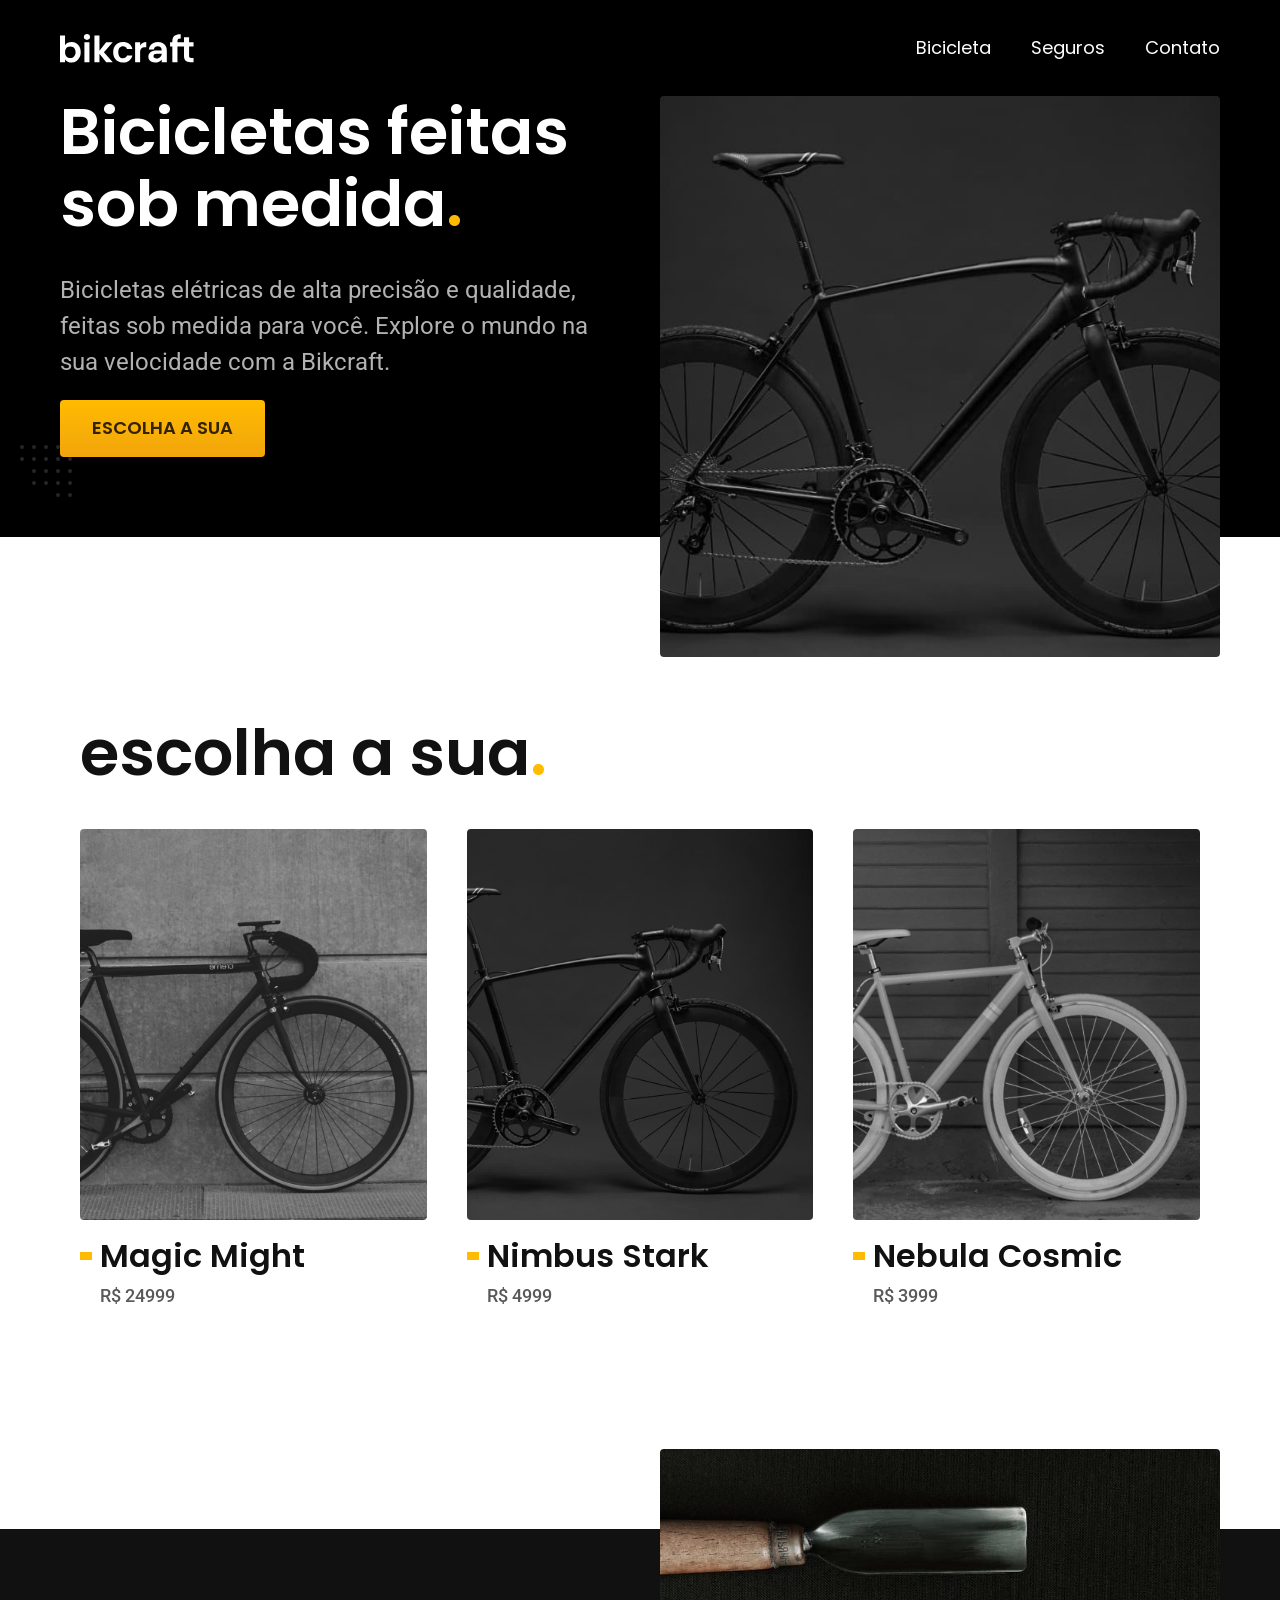
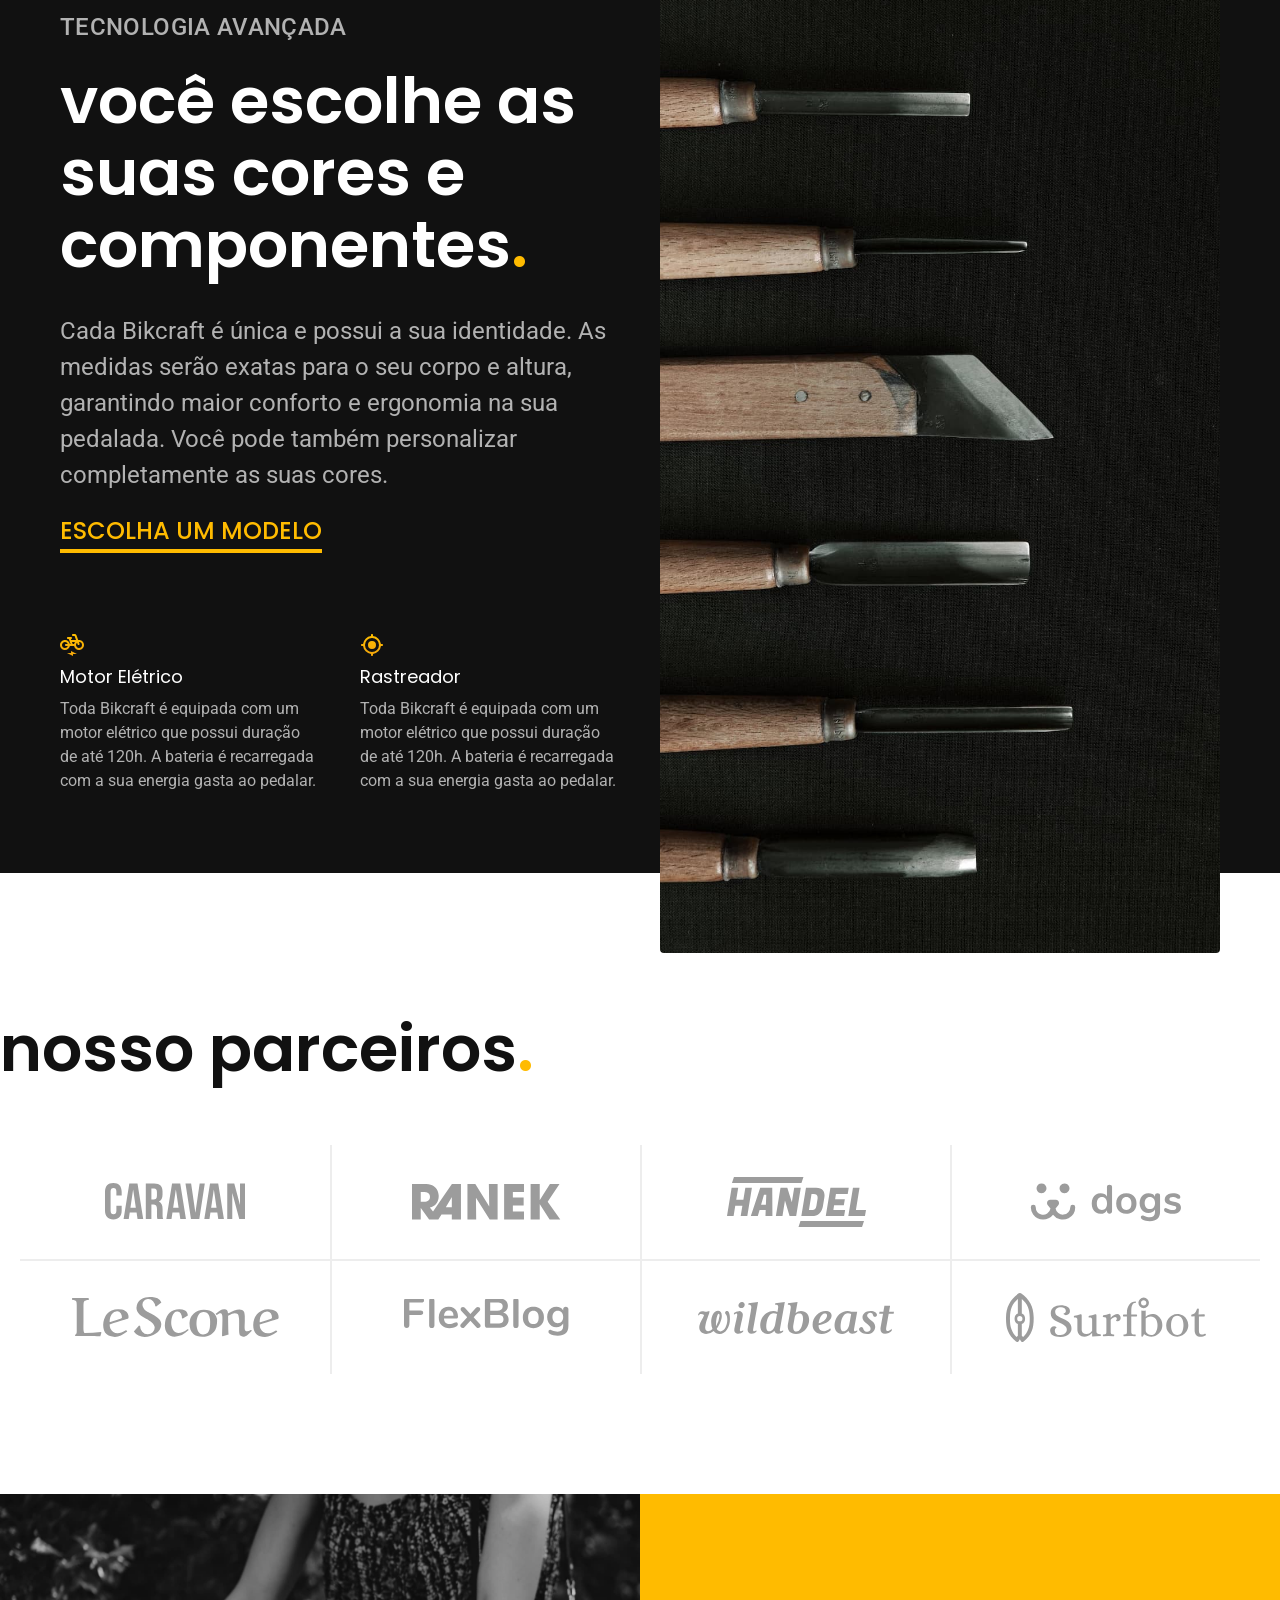
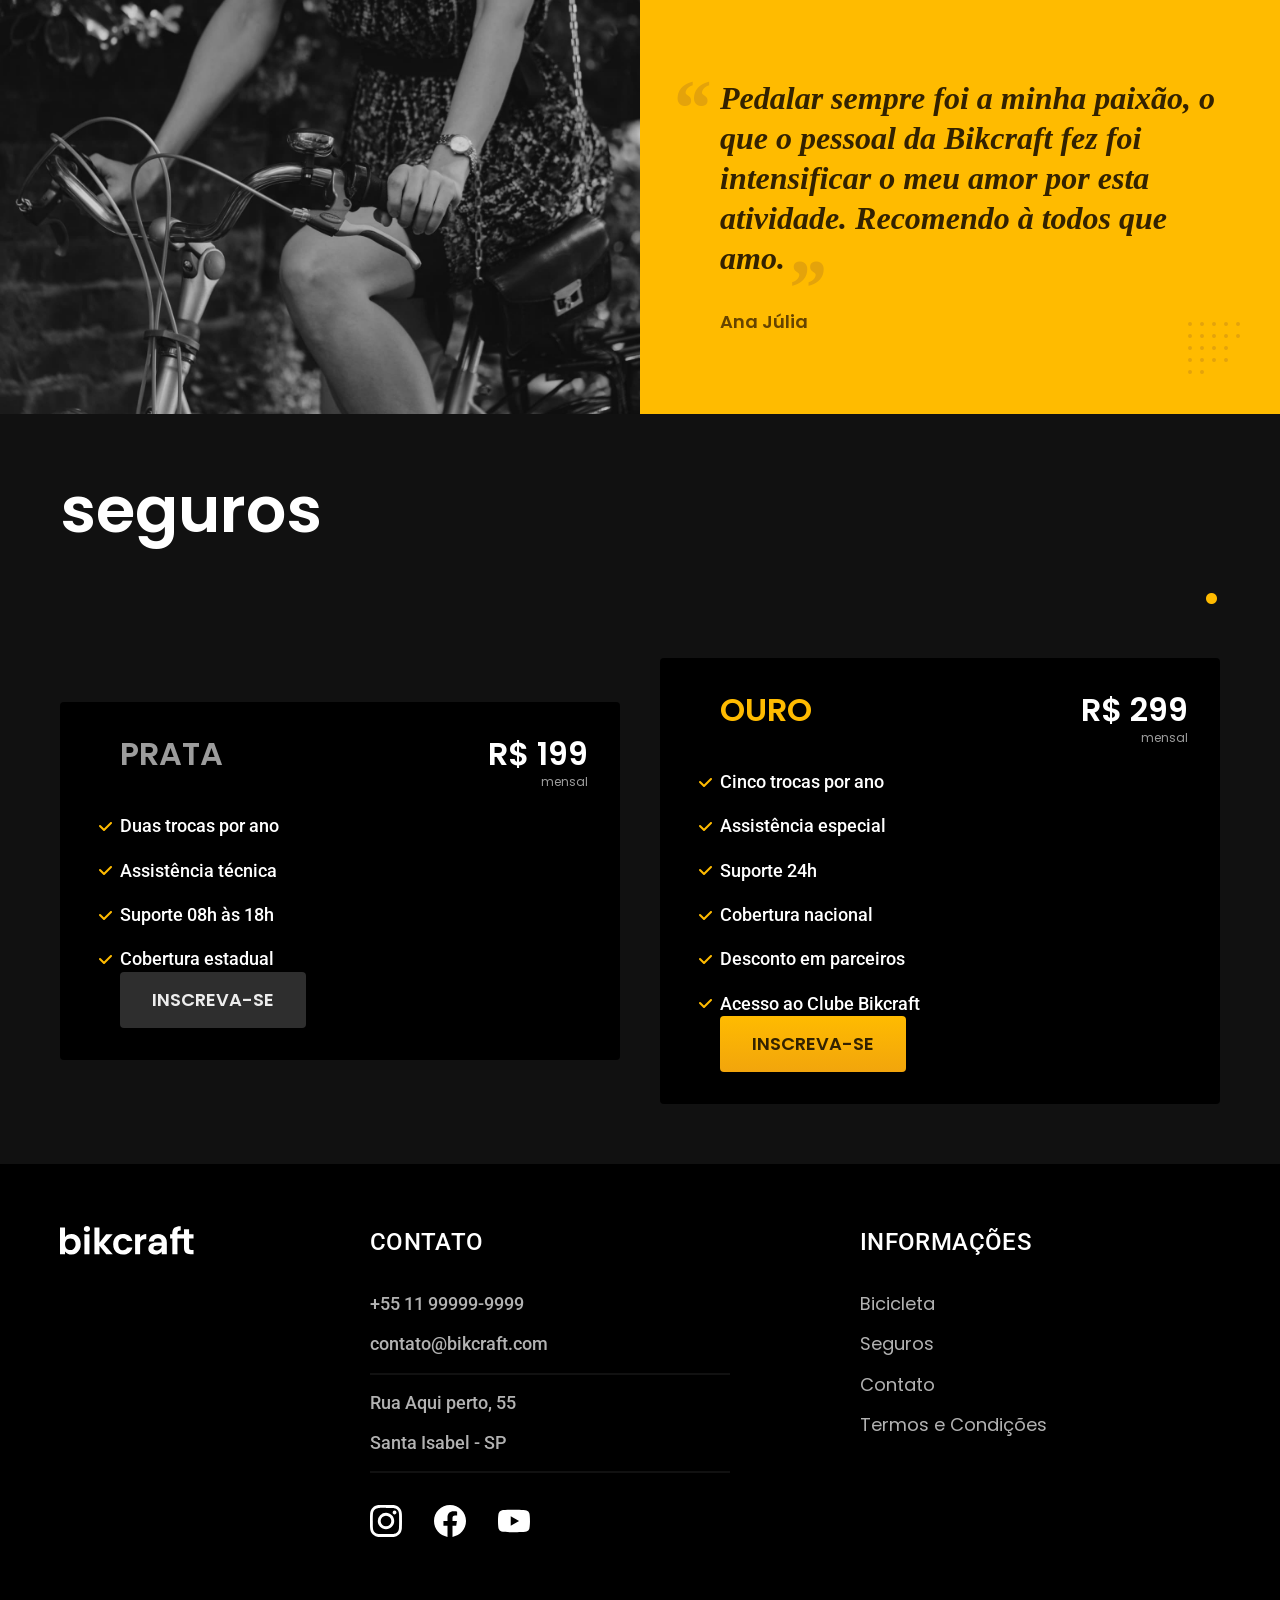
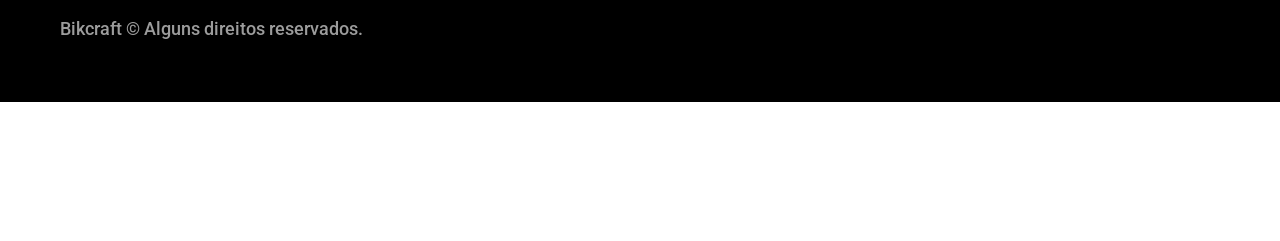
<file: index.html>
<!DOCTYPE html>
<html lang="pt-br">

<head>
  <meta charset="UTF-8">
  <meta name="viewport" content="width=device-width, initial-scale=1.0">

  <title>Bikcraft - Bicicleta Elétrica</title>
  <meta name="description" content="Bicicletas elétricas de alta precisão e qualidade, feitas sob medida para você. Explore o mundo na sua velocidade com a Bikcraft">

  <link rel="icon" href="./favicon.svg" type="image/svg+xml">
  <link rel="preload" href="./css/style.min.css" as="style">
  <link rel="stylesheet" href="./css/style.min.css">

  <link rel="preconnect" href="https://fonts.googleapis.com">
  <link rel="preconnect" href="https://fonts.gstatic.com" crossorigin>
  <link href="https://fonts.googleapis.com/css2?family=Merriweather&family=Poppins:wght@100;400;600&family=Roboto:wght@100;400;500&display=swap" rel="stylesheet">

  <script>document.documentElement.classList.add('js')</script>
</head>

<body>

  <header class="header-bg">
    <div class="header container">
      <a href="./">
        <img src="./img/bikcraft.svg" width="136" height="32" alt="Bikcraft">
      </a>


      <nav aria-label="primaria">
        <ul class="header-menu font-1-m">
          <li><a href="./bicicletas.html">Bicicleta</a></li>
          <li><a href="./seguros.html">Seguros</a></li>
          <li><a href="./contato.html">Contato</a></li>
        </ul>
      </nav>
    </div>
  </header>

  <main class="introducao-bg">
    <div class="introducao container">
      <div class="introducao-conteudo ">
        <h1 class="font-1-xxl cor-0 fadeInDown" data-anime="200">Bicicletas feitas sob medida<span class="cor-p1">.</span></h1>
        <p class="font-2-l cor-5 fadeInDown" data-anime="400">Bicicletas elétricas de alta precisão e qualidade, feitas sob medida para você. Explore o mundo na sua velocidade com a Bikcraft.</p>
        <a class="botao fadeInDown" data-anime="600" href="">Escolha a sua</a>
      </div>
      <picture data-anime="800" class="fadeInDown">
        <source media="(max-width:800px)" srcset="./img/bicicletas/nimbus.jpg">
        <img src="./img/fotos/introducao.jpg" width="1280" height="1600" alt="Bicicleta elétrica preta">
      </picture>
    </div>
  </main>

  <article class="container bicicletas-lista">
    <h2 class="container font-1-xxl">escolha a sua<span class="cor-p1">.</span></h2>
    <ul>
      <li>
        <a href="./bicicletas/magic.html">
          <img src="./img/bicicletas/magic-home.jpg" width="920" height="1040" alt="Bicicleta preta">
          <h3 class="font-1-xl">Magic Might</h3>
          <span class="font-2-m cor-8">R$ 24999</span>
        </a>
      </li>
      <li>
        <a href="./bicicletas/nimbus.html">
          <img src="./img/bicicletas/nimbus-home.jpg" width="920" height="1040" alt="Bicicleta preta">
          <h3 class="font-1-xl">Nimbus Stark</h3>
          <span class="font-2-m cor-8">R$ 4999</span>
        </a>
      </li>
      <li>
        <a href="./bicicletas/nebula.html">
          <img src="./img/bicicletas/nebula-home.jpg" width="920" height="1040" alt="Bicicleta preta">
          <h3 class="font-1-xl">Nebula Cosmic</h3>
          <span class="font-2-m cor-8">R$ 3999</span>
        </a>
      </li>
    </ul>
  </article>

  <article class="tecnologia-bg">
    <div class="tecnologia container">
      <div class="tecnologia-conteudo">
        <span class="font-2-l-b cor-5">Tecnologia Avançada</span>
        <h2 class="font-1-xxl cor-0">você escolhe as suas cores e componentes<span class="cor-p1">.</span></h2>
        <p class="font-2-l cor-5">Cada Bikcraft é única e possui a sua identidade. As medidas serão exatas para o seu corpo e altura, garantindo maior conforto e ergonomia na sua pedalada. Você pode também personalizar completamente as suas cores.</p>
        <a class="link" href="./bicicletas.html">Escolha um modelo</a>
        <div class="tecnologia-vantagens">
          <div>
            <img src="./img/icones/eletrica.svg" width="24" height="24" alt="">
            <h3 class="font-1-m cor-0">Motor Elétrico</h3>
            <p class="font-2-s cor-5">Toda Bikcraft é equipada com um motor elétrico que possui duração de até 120h. A bateria é recarregada com a sua energia gasta ao pedalar.</p>
          </div>

          <div>
            <img src="./img/icones/rastreador.svg" width="24" height="24" alt="">
            <h3 class="font-1-m cor-0">Rastreador</h3>
            <p class="font-2-s cor-5">Toda Bikcraft é equipada com um motor elétrico que possui duração de até 120h. A bateria é recarregada com a sua energia gasta ao pedalar.</p>
          </div>
        </div>
      </div>
      <div class="tecnologia-imagem">
        <img src="./img/fotos/tecnologia.jpg" width="1200" height="1920" alt="">
      </div>
    </div>
  </article>

  <section class="parceiros" aria-label="Nosso Parceiros">
    <h2 class="font-1-xxl">nosso parceiros<span class="cor-p1">.</span></h2>

    <ul>
      <li><img src="./img/parceiros/caravan.svg" alt="caravan" width="140" height="38"></li>
      <li><img src="./img/parceiros/ranek.svg" alt="ranek" width="149" height="36"></li>
      <li><img src="./img/parceiros/handel.svg" alt="handel" width="139" height="50"></li>
      <li><img src="./img/parceiros/dogs.svg" alt="dogs" width="152" height="39"></li>
      <li><img src="./img/parceiros//lescone.svg" alt="lescone" width="208" height="41"></li>
      <li><img src="./img/parceiros/flexblog.svg" alt="flexblog" width="165" height="38"></li>
      <li><img src="./img/parceiros/wildbeast.svg" alt="wildbeast" width="196" height="34"></li>
      <li><img src="./img/parceiros/surfbot.svg" alt="surfhot" width="200" height="49"></li>
    </ul>
  </section>

  <section class="depoimento" aria-label="Depoimento">
    <div>
      <img src="./img/fotos/depoimento.jpg" width="1560" height="1360" alt="Pessoa pedalando uma bicicleta Bikcraft">
    </div>
    <div class="depoimento-conteudo">
      <blockquote class="font-1-xl cor-p5">
        <p>Pedalar sempre foi a minha paixão, o que o pessoal da Bikcraft fez foi intensificar o meu amor por esta atividade. Recomendo à todos que amo.</p>
      </blockquote>
      <span class="font-1-m-b cor-p4">Ana Júlia</span>
    </div>
  </section>

  <article class="seguros-bg">
    <div class="seguros container">
      <h2 class="font-1-xxl cor-0">seguros<span class="cor-p1">.</span></h2>
      <div class="seguros-item">
        <h3 class="font-1-xl cor-6">PRATA</h3>
        <span class="font-1-xl cor-0">R$ 199 <span class="font-1-xs cor-6">mensal</span></span>
        <ul class="font-2-m cor-0">
          <li>Duas trocas por ano</li>
          <li>Assistência técnica</li>
          <li>Suporte 08h às 18h</li>
          <li>Cobertura estadual</li>
        </ul>
        <a class="botao secundario" href="./orcamento.html?tipo=seguro&produto=prata">Inscreva-se</a>
      </div>


      <div class="seguros-item">
        <h3 class="font-1-xl cor-p1">OURO</h3>
        <span class="font-1-xl cor-0">R$ 299 <span class="font-1-xs cor-6">mensal</span></span>
        <ul class="font-2-m cor-0">
          <li>Cinco trocas por ano</li>
          <li>Assistência especial</li>
          <li>Suporte 24h</li>
          <li>Cobertura nacional</li>
          <li>Desconto em parceiros</li>
          <li>Acesso ao Clube Bikcraft</li>
        </ul>
        <a class="botao" href="./orcamento.html?tipo=seguro&produto=ouro">Inscreva-se</a>
      </div>
    </div>
  </article>

  <footer class="footer-bg">
    <div class="footer container">
      <img src="./img/bikcraft.svg" width="136" height="32" alt="Bikcraft">
      <div class="footer-contato">
        <h3 class="font-2-l-b cor-0">Contato</h3>
        <ul class="font-2-m cor-5">
          <li><a href="tel:+5511999999999">+55 11 99999-9999</a></li>
          <li><a href="mailto:contato@bikcraft.com">contato@bikcraft.com</a></li>
          <li>Rua Aqui perto, 55</li>
          <li>Santa Isabel - SP</li>
        </ul>
        <div class="footer-redes">
          <a href="./">
            <img src="./img/redes/instagram.svg" width="32" height="32" alt="Instagram">
          </a>
          <a href="./">
            <img src="./img/redes/facebook.svg" width="32" height="32" alt="Facebook">
          </a>
          <a href="./">
            <img src="./img/redes/youtube.svg" width="32" height="32" alt="Youtube">
          </a>
        </div>
      </div>
      <div class="foote-informacoes">
        <h3 class="font-2-l-b cor-0">Informações</h3>
        <nav>
          <ul class="font-1-m cor-5">
            <li><a href="./bicicletas.html">Bicicleta</a></li>
            <li><a href="./seguros.html">Seguros</a></li>
            <li><a href="./contato.html">Contato</a></li>
            <li><a href="./termos.html">Termos e Condições</a></li>
          </ul>
        </nav>
      </div>
      <p class="footer-copy font-2-m cor-6">Bikcraft © Alguns direitos reservados.</p>
    </div>
  </footer>
  <script src="./js/puglis/simple-anime.js"></script>
  <script src="./js/script.js"></script>
</body>

</html>
</file>
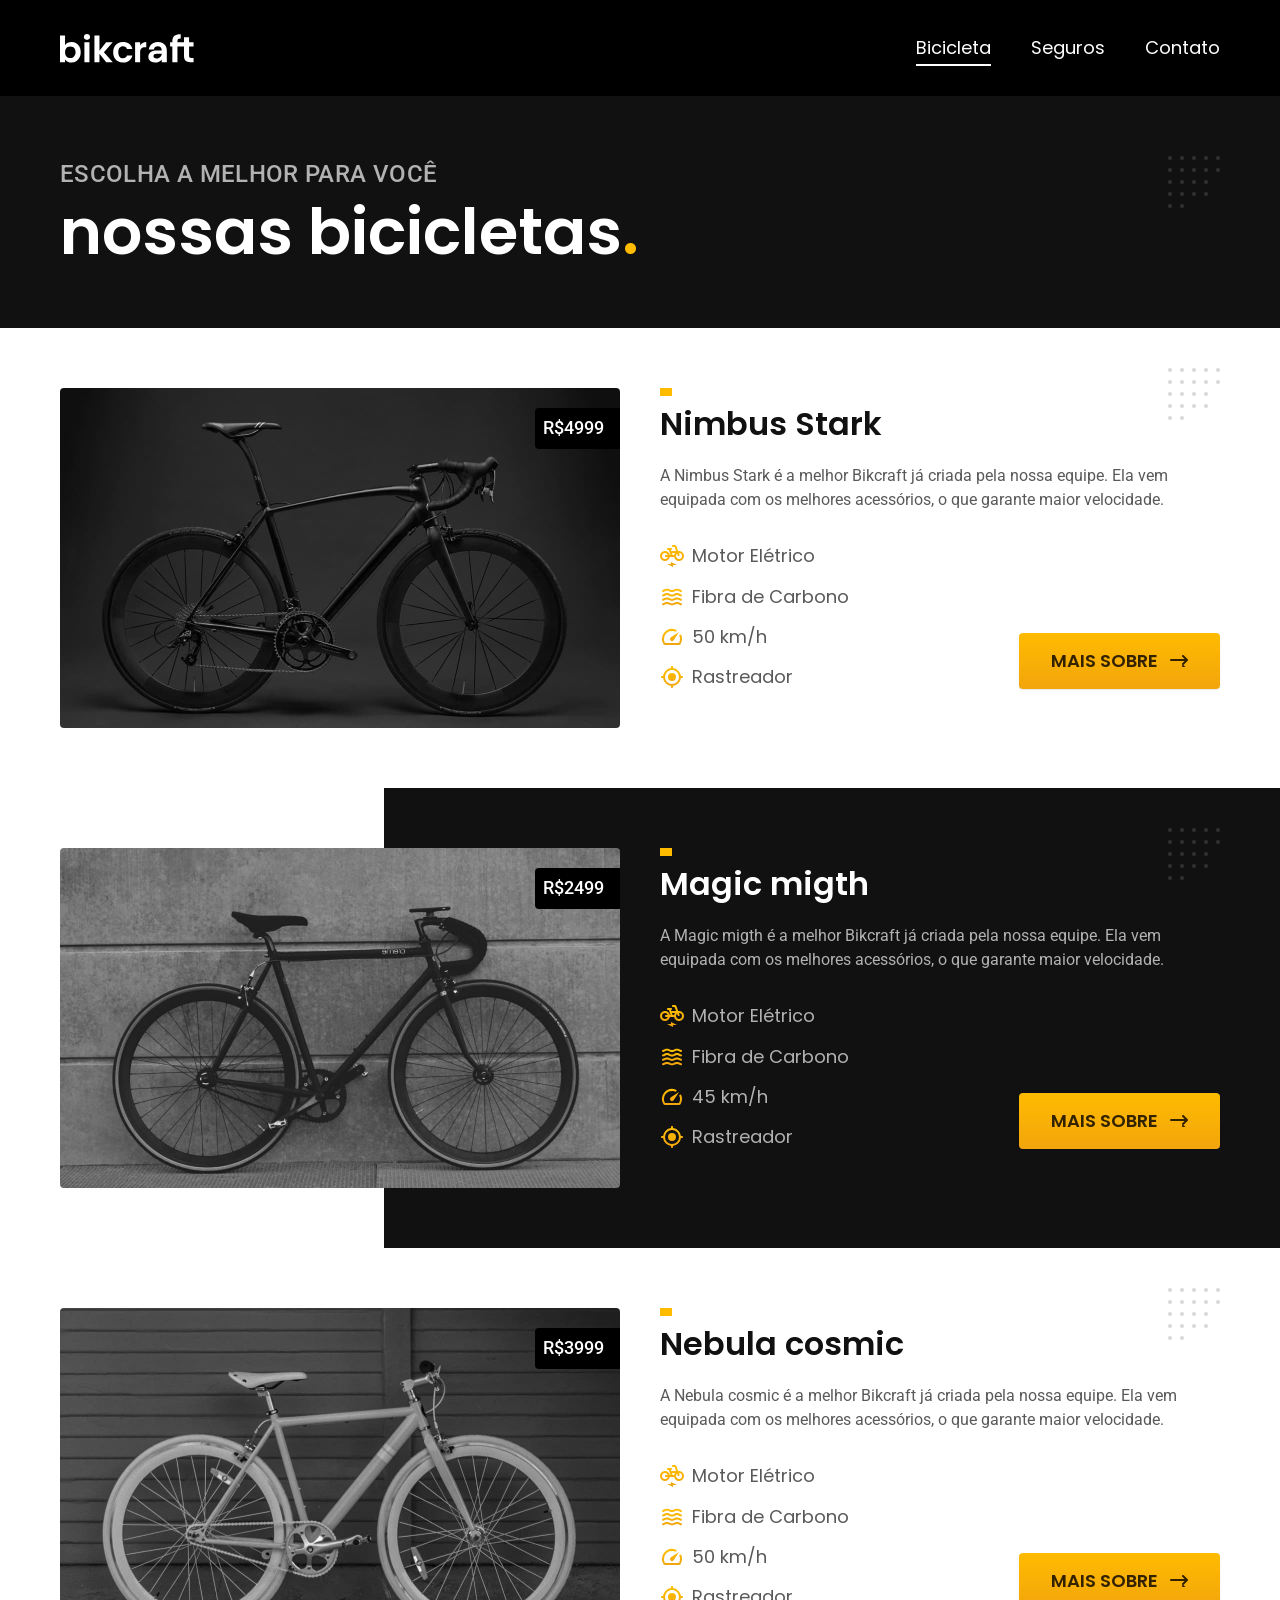
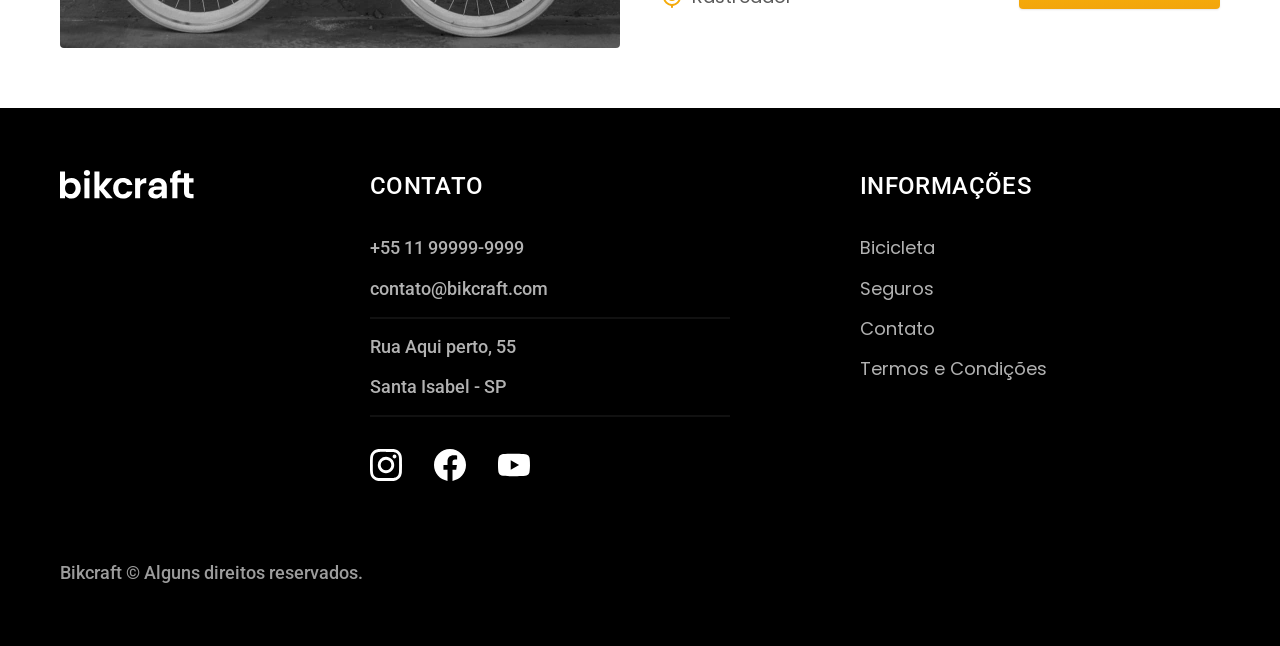
<file: bicicletas.html>
<!DOCTYPE html>
<html lang="pt-br">

<head>
  <meta charset="UTF-8">
  <meta name="viewport" content="width=device-width, initial-scale=1.0">

  <title>Bicicletas | Bikcraft</title>
  <meta name="description" content="Termos e Condições">

  <link rel="icon" href="./favicon.svg" type="image/svg+xml">
  <link rel="preload" href="./css/style.min.css" as="style">
  <link rel="stylesheet" href="./css/style.min.css">

  <link rel="preconnect" href="https://fonts.googleapis.com">
  <link rel="preconnect" href="https://fonts.gstatic.com" crossorigin>
  <link href="https://fonts.googleapis.com/css2?family=Merriweather&family=Poppins:wght@100;400;600&family=Roboto:wght@100;400;500&display=swap" rel="stylesheet">
  <script>document.documentElement.classList.add('js')</script>
</head>

<body id="bicicletas">

  <header class="header-bg">
    <div class="header container">
      <a href="./">
        <img src="./img/bikcraft.svg" alt="Bikcraft">
      </a>


      <nav aria-label="primaria">
        <ul class="header-menu font-1-m">
          <li><a href="./bicicletas.html">Bicicleta</a></li>
          <li><a href="./seguros.html">Seguros</a></li>
          <li><a href="./contato.html">Contato</a></li>
        </ul>
      </nav>
    </div>
  </header>

  <main>
    <div class="titulo-bg ">
      <div class="titulo container">
        <p class="font-2-l-b cor-5">Escolha a melhor para você</p>
        <h1 class="font-1-xxl cor-0">nossas bicicletas<span class="cor-p1">.</span></h1>
      </div>
    </div>

    <div class="bicicletas container">
      <div class="bicicletas-imagem">
        <img src="./img/bicicletas/nimbus.jpg" alt="Bicicleta preta">
        <span class="font-2-m cor-0">R$4999</span>
      </div>
      <div class="bicicletas-conteudo">
        <h2 class="font-1-xl">Nimbus Stark</h2>
        <p class="font-2-s cor-8">A Nimbus Stark é a melhor Bikcraft já criada pela nossa equipe. Ela vem equipada com os melhores acessórios, o que garante maior velocidade.</p>
        <ul class="font-1-m cor-8">
          <li>
            <img src="./img/icones/eletrica.svg" alt="">
            Motor Elétrico
          </li>
          <li>
            <img src="./img/icones/carbono.svg" alt="">
            Fibra de Carbono
          </li>
          <li>
            <img src="./img/icones/velocidade.svg" alt="">
            50 km/h
          </li>
          <li>
            <img src="./img/icones/rastreador.svg" alt="">
            Rastreador
          </li>
        </ul>
        <a class="botao seta" href="./bicicletas/nimbus.html">Mais Sobre</a>
      </div>
    </div>

    <div class="bicicletas-bg">
      <div class="bicicletas container">
        <div class="bicicletas-imagem">
          <img src="./img/bicicletas/magic.jpg" alt="Bicicleta preta">
          <span class="font-2-m cor-0">R$2499</span>
        </div>
        <div class="bicicletas-conteudo">
          <h2 class="font-1-xl cor-0">Magic migth</h2>
          <p class="font-2-s cor-5">A Magic migth é a melhor Bikcraft já criada pela nossa equipe. Ela vem equipada com os melhores acessórios, o que garante maior velocidade.</p>
          <ul class="font-1-m cor-5">
            <li>
              <img src="./img/icones/eletrica.svg" alt="">
              Motor Elétrico
            </li>
            <li>
              <img src="./img/icones/carbono.svg" alt="">
              Fibra de Carbono
            </li>
            <li>
              <img src="./img/icones/velocidade.svg" alt="">
              45 km/h
            </li>
            <li>
              <img src="./img/icones/rastreador.svg" alt="">
              Rastreador
            </li>
          </ul>
          <a class="botao seta" href="./bicicletas/magic.html">Mais Sobre</a>
        </div>
      </div>
    </div>

    <div class="bicicletas container">
      <div class="bicicletas-imagem">
        <img src="./img/bicicletas/nebula.jpg" alt="Bicicleta preta">
        <span class="font-2-m cor-0">R$3999</span>
      </div>
      <div class="bicicletas-conteudo">
        <h2 class="font-1-xl">Nebula cosmic</h2>
        <p class="font-2-s cor-8">A Nebula cosmic é a melhor Bikcraft já criada pela nossa equipe. Ela vem equipada com os melhores acessórios, o que garante maior velocidade.</p>
        <ul class="font-1-m cor-8">
          <li>
            <img src="./img/icones/eletrica.svg" alt="">
            Motor Elétrico
          </li>
          <li>
            <img src="./img/icones/carbono.svg" alt="">
            Fibra de Carbono
          </li>
          <li>
            <img src="./img/icones/velocidade.svg" alt="">
            50 km/h
          </li>
          <li>
            <img src="./img/icones/rastreador.svg" alt="">
            Rastreador
          </li>
        </ul>
        <a class="botao seta" href="./bicicletas/nebula.html">Mais Sobre</a>
      </div>
    </div>

  </main>

  <footer class="footer-bg">
    <div class="footer container">
      <img src="./img/bikcraft.svg" alt="Bikcraft">
      <div class="footer-contato">
        <h3 class="font-2-l-b cor-0">Contato</h3>
        <ul class="font-2-m cor-5">
          <li><a href="tel:+5511999999999">+55 11 99999-9999</a></li>
          <li><a href="mailto:contato@bikcraft.com">contato@bikcraft.com</a></li>
          <li>Rua Aqui perto, 55</li>
          <li>Santa Isabel - SP</li>
        </ul>
        <div class="footer-redes">
          <a href="./">
            <img src="./img/redes/instagram.svg" alt="Instagram">
          </a>
          <a href="./">
            <img src="./img/redes/facebook.svg" alt="Facebook">
          </a>
          <a href="./">
            <img src="./img/redes/youtube.svg" alt="Youtube">
          </a>
        </div>
      </div>
      <div class="foote-informacoes">
        <h3 class="font-2-l-b cor-0">Informações</h3>
        <nav>
          <ul class="font-1-m cor-5">
            <li><a href="./bicicletas.html">Bicicleta</a></li>
            <li><a href="./seguros.html">Seguros</a></li>
            <li><a href="./contato.html">Contato</a></li>
            <li><a href="./termos.html">Termos e Condições</a></li>
          </ul>
        </nav>
      </div>
      <p class="footer-copy font-2-m cor-6">Bikcraft © Alguns direitos reservados.</p>
    </div>
  </footer>
  <script src="./js/script.js"></script>
</body>

</html>
</file>
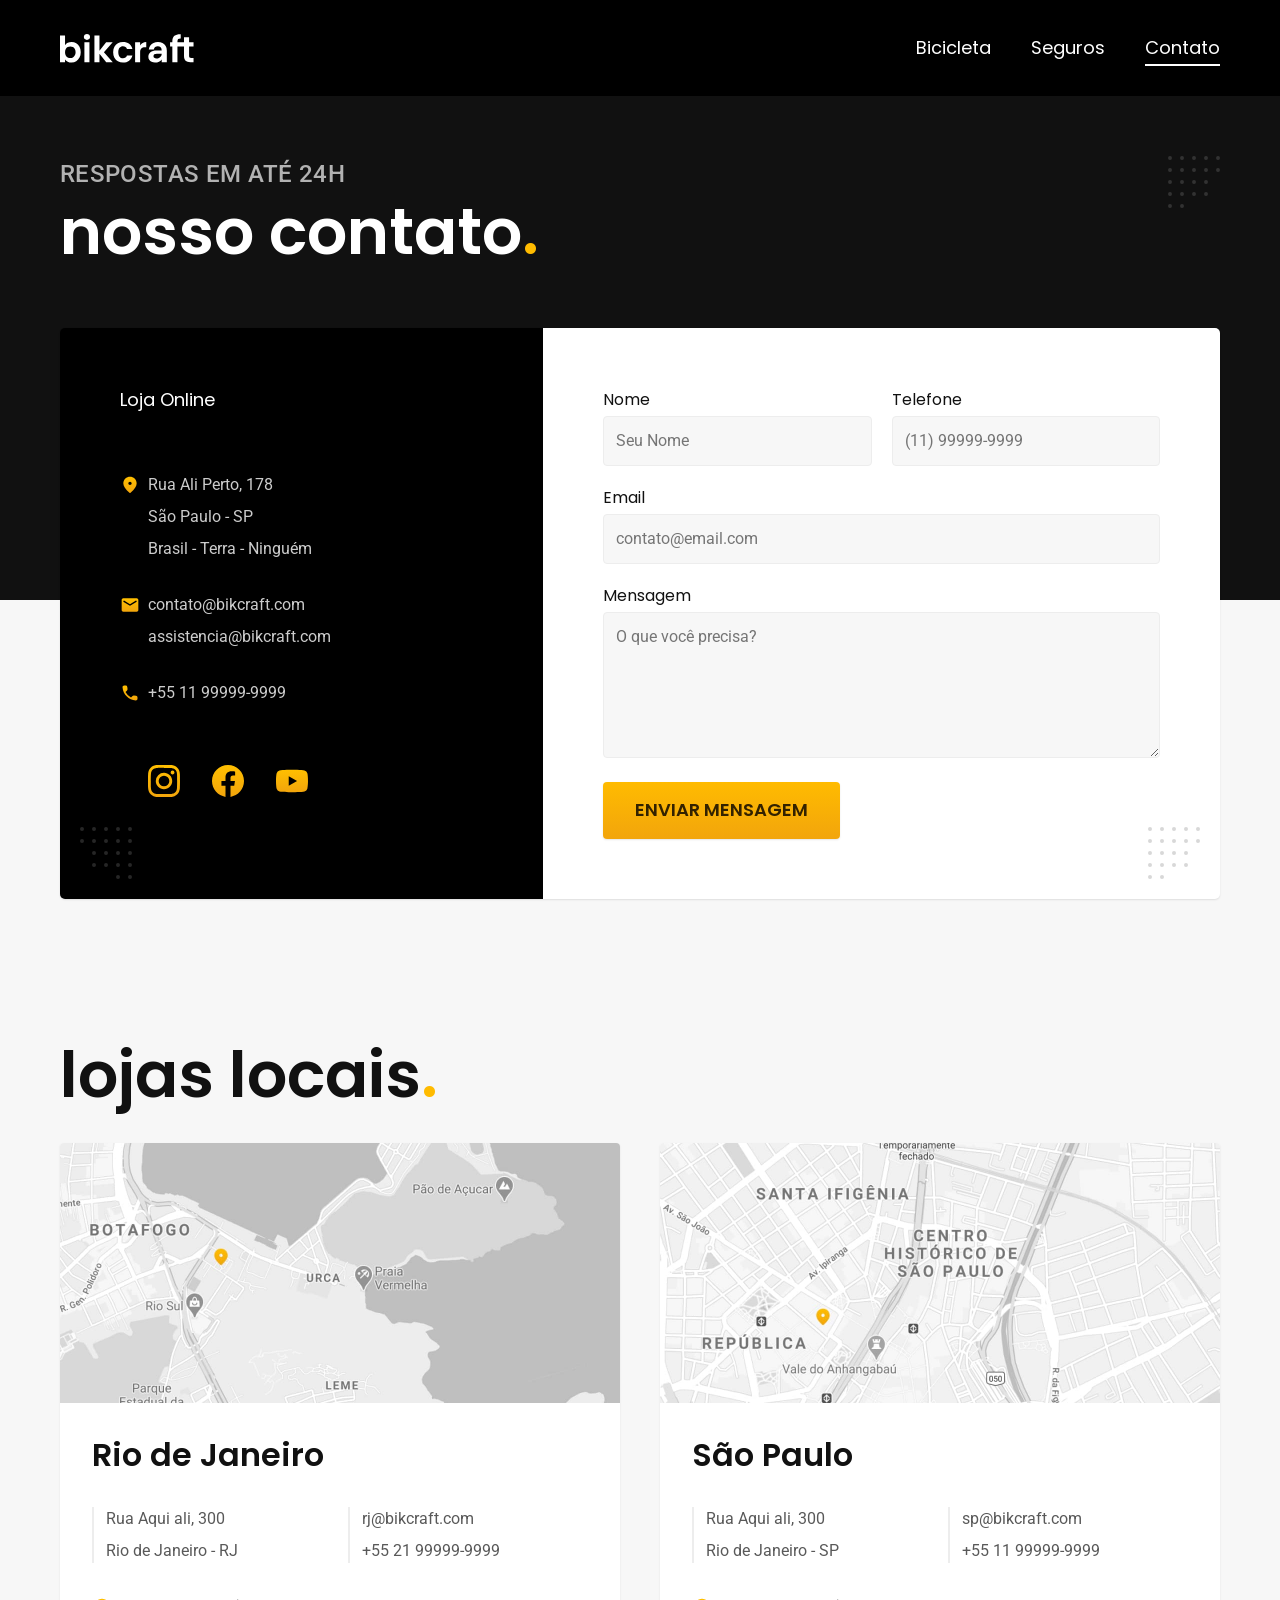
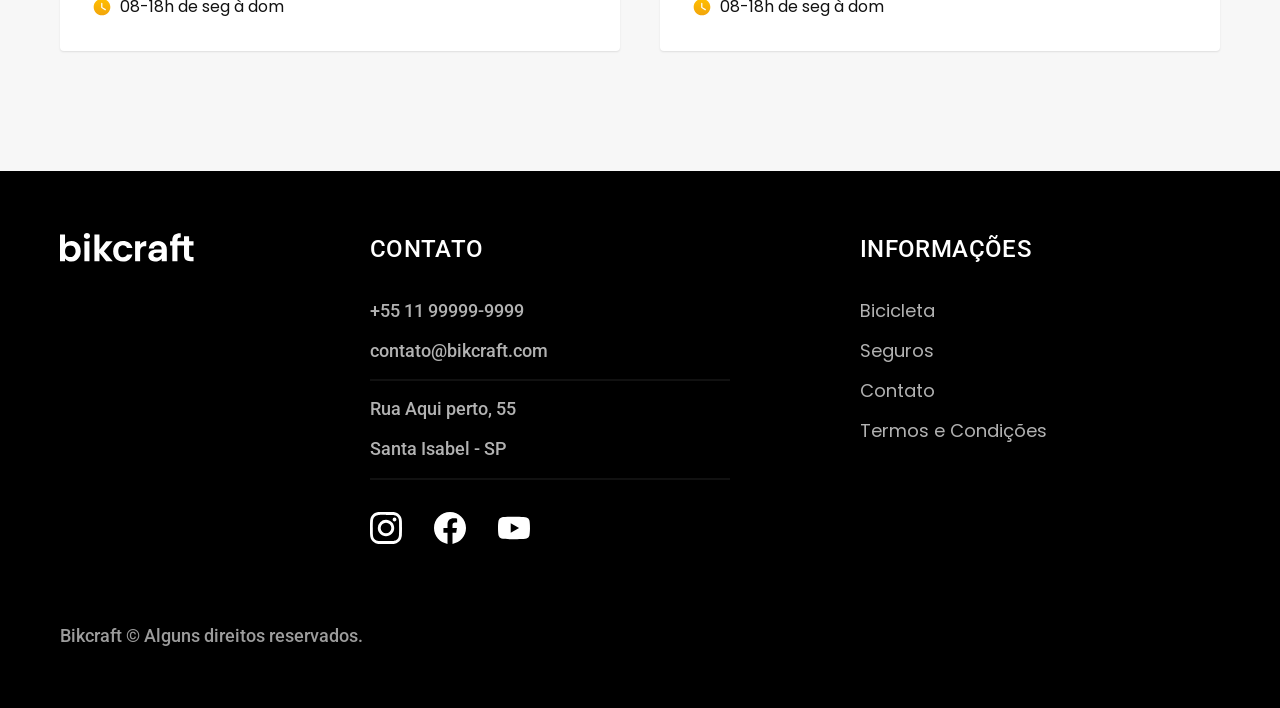
<file: contato.html>
<!DOCTYPE html>
<html lang="pt-br">

<head>
  <meta charset="UTF-8">
  <meta name="viewport" content="width=device-width, initial-scale=1.0">

  <title>Contato | Bikcraft</title>
  <meta name="description" content="Contato">

  <link rel="icon" href="./favicon.svg" type="image/svg+xml">
  <link rel="preload" href="./css/style.min.css" as="style">
  <link rel="stylesheet" href="./css/style.min.css">

  <link rel="preconnect" href="https://fonts.googleapis.com">
  <link rel="preconnect" href="https://fonts.gstatic.com" crossorigin>
  <link href="https://fonts.googleapis.com/css2?family=Merriweather&family=Poppins:wght@100;400;600&family=Roboto:wght@100;400;500&display=swap" rel="stylesheet">
  <script>document.documentElement.classList.add('js')</script>
</head>

<body id="contato">

  <header class="header-bg">
    <div class="header container">
      <a href="./">
        <img src="./img/bikcraft.svg" alt="Bikcraft">
      </a>


      <nav aria-label="primaria">
        <ul class="header-menu font-1-m">
          <li><a href="./bicicletas.html">Bicicleta</a></li>
          <li><a href="./seguros.html">Seguros</a></li>
          <li><a href="./contato.html">Contato</a></li>
        </ul>
      </nav>
    </div>
  </header>

  <main>
    <div class="titulo-bg ">
      <div class="titulo container">
        <p class="font-2-l-b cor-5">Respostas em até 24h</p>
        <h1 class="font-1-xxl cor-0">nosso contato<span class="cor-p1">.</span></h1>
      </div>
    </div>

    <div class="contato container">
      <section class="contato-dados" aria-label="Endereço">
        <h2 class="font-1-m cor-0"> Loja Online</h2>
        <div class="contato-endereco font-2-s cor-4">
          <p> Rua Ali Perto, 178</p>
          <p>São Paulo - SP</p>
          <p>Brasil - Terra - Ninguém</p>
        </div>
        <address class="contato-meios font-2-s cor-4">
          <a href="mailto:contato@bikcraft.com">contato@bikcraft.com</a>
          <a href="mailto:assistencia@bikcraft.com">assistencia@bikcraft.com</a>
          <a href="tel:+5511999999999">+55 11 99999-9999</a>
        </address>
        <div class="contato-redes">
          <a href="./">
            <img src="./img/redes/instagram-p.svg" alt="Instagram">
          </a>
          <a href="./">
            <img src="./img/redes/facebook-p.svg" alt="Facebook">
          </a>
          <a href="./">
            <img src="./img/redes/youtube-p.svg" alt="Youtube">
          </a>
        </div>
      </section>

      <section class="contato-formulario" aria-label="Formulário">
        <form class="form" action="./contato.html">
          <div>
            <label for="nome">Nome</label>
            <input type="text" name="nome" id="nome" placeholder="Seu Nome">
          </div>
          <div>
            <label for="telefone">Telefone</label>
            <input type="text" name="telefone" id="telefone" placeholder="(11) 99999-9999">
          </div>
          <div class="col-2">
            <label for="email">Email</label>
            <input type="text" name="email" id="email" placeholder="contato@email.com">
          </div>
          <div class="col-2">
            <label for="mensagem">Mensagem</label>
            <textarea rows="5" name="mensagem" id="mensagem" placeholder="O que você precisa?"></textarea>
          </div>
          <button class="botao col-2">Enviar Mensagem</button>
        </form>
      </section>
    </div>

  </main>

  <article class="lojas container">
    <h2 class="font-1-xxl">lojas locais<span class="cor-p1">.</span></h2>

    <div class="lojas-item">
      <img src="./img/lojas/rj.jpg" alt="mapa marcando o endereço em Rua Aqui ali, 300 - Rio de Janeiro -RJ">
      <div class="lojas-conteudo">
        <h3 class="font-1-xl">Rio de Janeiro</h3>
        <div class="lojas-dados font-2-s cor-8">
          <p>Rua Aqui ali, 300</p>
          <p>Rio de Janeiro - RJ</p>
        </div>
        <div class="lojas-dados font-2-s cor-8">
          <a href="mailto:rj@bikcraft.com">rj@bikcraft.com</a>
          <a href="tel:+5511999999999">+55 21 99999-9999</a>
        </div>
        <p class="lojas-tempo font-1-s"><img src="./img/icones/horario.svg" alt="">08-18h de seg à dom</p>
      </div>
    </div>

    <div class="lojas-item">
      <img src="./img/lojas/sp.jpg" alt="mapa marcando o endereço em Rua Aqui ali, 300 - Rio de Janeiro -sp">
      <div class="lojas-conteudo">
        <h3 class="font-1-xl">São Paulo</h3>
        <div class="lojas-dados font-2-s cor-8">
          <p>Rua Aqui ali, 300</p>
          <p>Rio de Janeiro - SP</p>
        </div>
        <div class="lojas-dados font-2-s cor-8">
          <a href="mailto:sp@bikcraft.com">sp@bikcraft.com</a>
          <a href="tel:+5511999999999">+55 11 99999-9999</a>
        </div>
        <p class="lojas-tempo font-1-s"><img src="./img/icones/horario.svg" alt="">08-18h de seg à dom</p>
      </div>
    </div>
  </article>

  <footer class="footer-bg">
    <div class="footer container">
      <img src="./img/bikcraft.svg" alt="Bikcraft">
      <div class="footer-contato">
        <h3 class="font-2-l-b cor-0">Contato</h3>
        <ul class="font-2-m cor-5">
          <li><a href="tel:+5511999999999">+55 11 99999-9999</a></li>
          <li><a href="mailto:contato@bikcraft.com">contato@bikcraft.com</a></li>
          <li>Rua Aqui perto, 55</li>
          <li>Santa Isabel - SP</li>
        </ul>
        <div class="footer-redes">
          <a href="./">
            <img src="./img/redes/instagram.svg" alt="Instagram">
          </a>
          <a href="./">
            <img src="./img/redes/facebook.svg" alt="Facebook">
          </a>
          <a href="./">
            <img src="./img/redes/youtube.svg" alt="Youtube">
          </a>
        </div>
      </div>
      <div class="foote-informacoes">
        <h3 class="font-2-l-b cor-0">Informações</h3>
        <nav>
          <ul class="font-1-m cor-5">
            <li><a href="./bicicletas.html">Bicicleta</a></li>
            <li><a href="./seguros.html">Seguros</a></li>
            <li><a href="./contato.html">Contato</a></li>
            <li><a href="./termos.html">Termos e Condições</a></li>
          </ul>
        </nav>
      </div>
      <p class="footer-copy font-2-m cor-6">Bikcraft © Alguns direitos reservados.</p>
    </div>
  </footer>
  <script src="./js/script.js"></script>
</body>

</html>
</file>
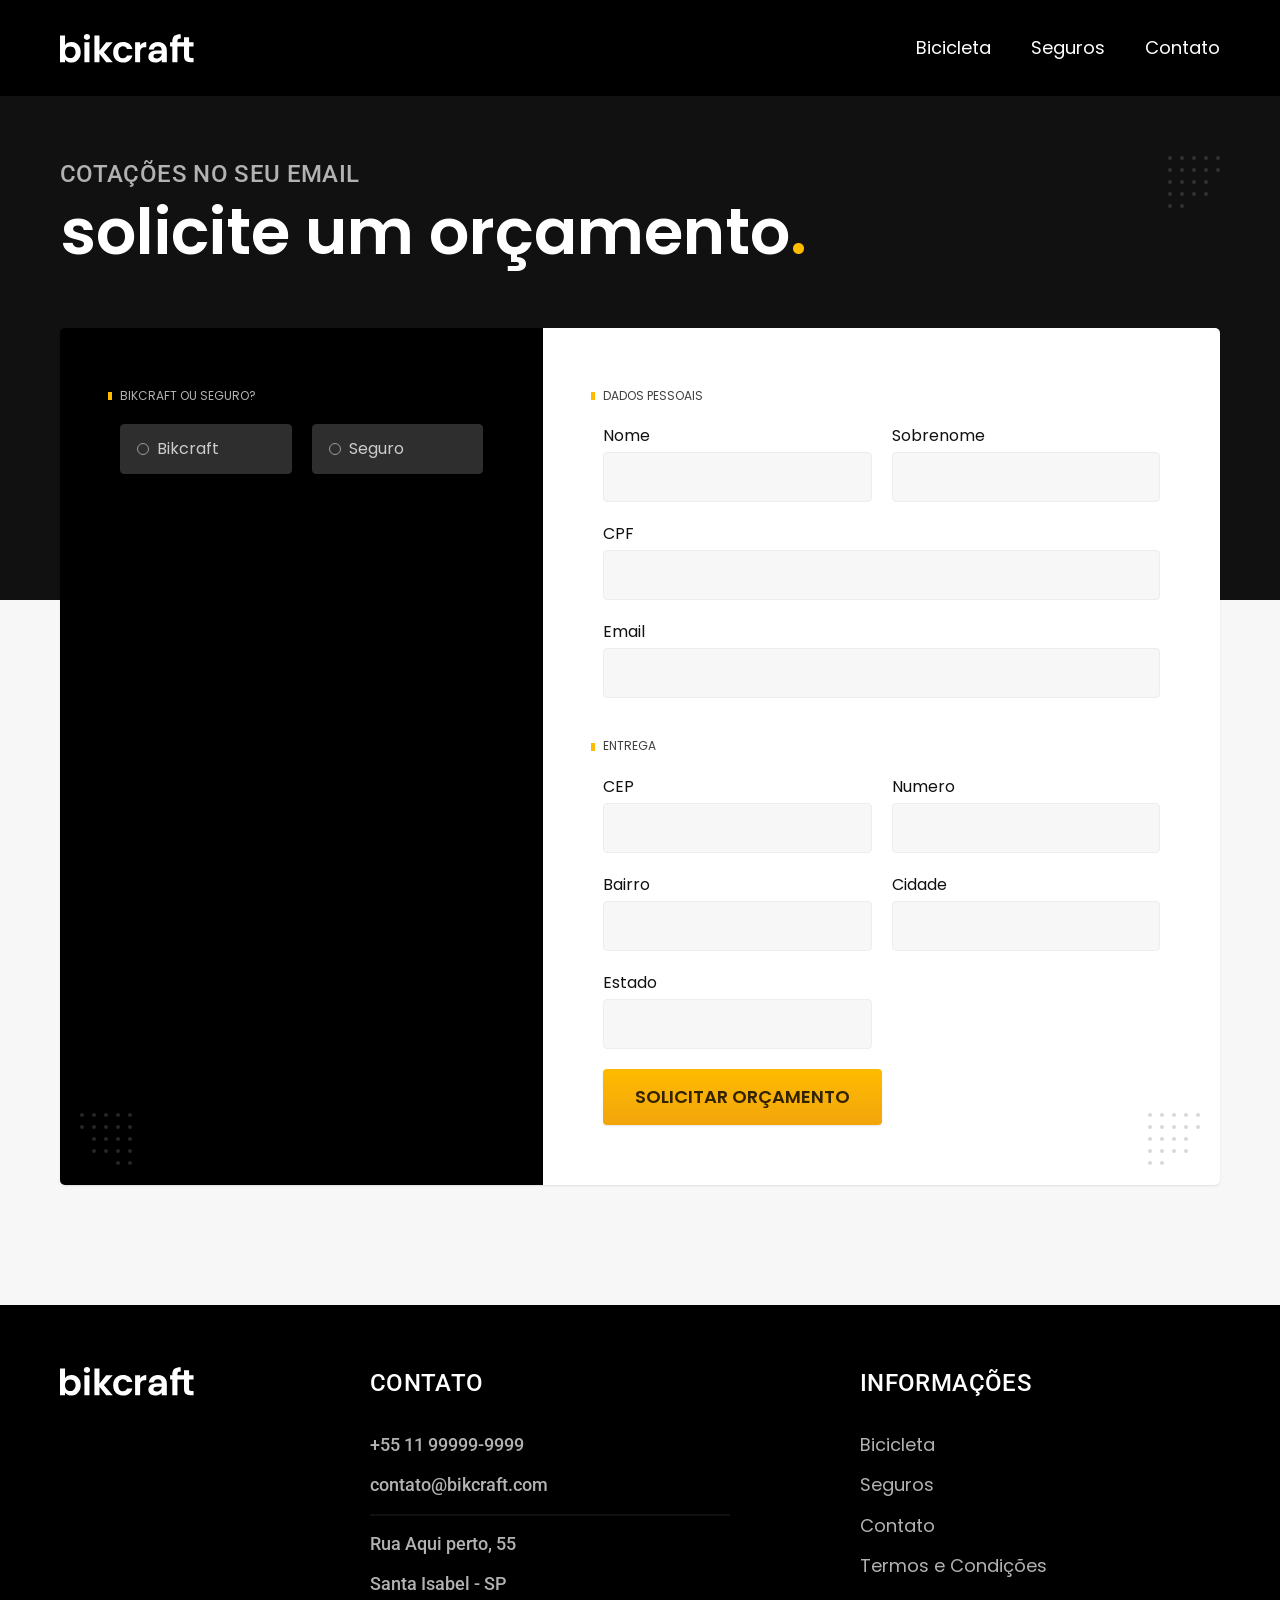
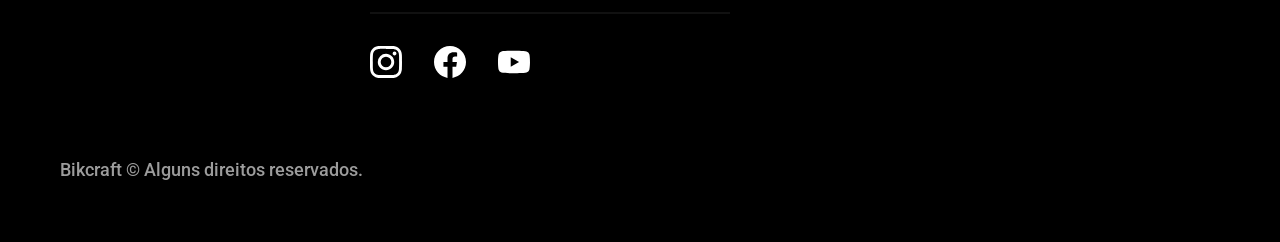
<file: orcamento.html>
<!DOCTYPE html>
<html lang="pt-br">

<head>
  <meta charset="UTF-8">
  <meta name="viewport" content="width=device-width, initial-scale=1.0">

  <title>Termos e Condições | Bikcraft</title>
  <meta name="description" content="Termos e Condições">

  <link rel="icon" href="./favicon.svg" type="image/svg+xml">
  <link rel="preload" href="./css/style.min.css" as="style">
  <link rel="stylesheet" href="./css/style.min.css">

  <link rel="preconnect" href="https://fonts.googleapis.com">
  <link rel="preconnect" href="https://fonts.gstatic.com" crossorigin>
  <link href="https://fonts.googleapis.com/css2?family=Merriweather&family=Poppins:wght@100;400;600&family=Roboto:wght@100;400;500&display=swap" rel="stylesheet">
  <script>document.documentElement.classList.add('js')</script>
</head>

<body id="orcamento">

  <header class="header-bg">
    <div class="header container">
      <a href="./">
        <img src="./img/bikcraft.svg" alt="Bikcraft">
      </a>


      <nav aria-label="primaria">
        <ul class="header-menu font-1-m">
          <li><a href="./bicicletas.html">Bicicleta</a></li>
          <li><a href="./seguros.html">Seguros</a></li>
          <li><a href="./contato.html">Contato</a></li>
        </ul>
      </nav>
    </div>
  </header>

  <main>
    <div class="titulo-bg ">
      <div class="titulo container">
        <p class="font-2-l-b cor-5">Cotações no seu email</p>
        <h1 class="font-1-xxl cor-0">solicite um orçamento<span class="cor-p1">.</span></h1>
      </div>
    </div>

    <form class="orcamento container" action="./">
      <div class="orcamento-produto">
        <h2 class="font-1-xs cor-5">Bikcraft ou Seguro?</h2>

        <input type="radio" name="tipo" value="bikcraft" id="bikcraft">
        <label for="bikcraft">Bikcraft</label>

        <input type="radio" name="tipo" value="seguro" id="seguro">
        <label for="seguro">Seguro</label>

        <div class="orcamento-conteudo" id="orcamento-bikcraft">
          <h2 class="font-1-xs cor-5">Escolha a sua</h2>

          <input type="radio" name="produto" value="nimbus" id="nimbus">
          <label for="nimbus">Nimbus Stark <span>R$4999</span></label>
          <div class="orcamento-detalhes">
            <ul class="font-1-xs cor-8">
              <li><img src="./img/icones/eletrica.svg" alt="">Motor Elétrico</li>
              <li><img src="./img/icones/carbono.svg" alt="">Fibra de Carbono</li>
              <li><img src="./img/icones/velocidade.svg" alt="">50 Km/h</li>
              <li><img src="./img/icones/rastreador.svg" alt="">Rastreador</li>
            </ul>
            <img src="./img/bicicletas/nimbus.jpg" alt="Bicicleta preta">
          </div>

          <input type="radio" name="produto" value="magic" id="magic">
          <label for="magic">Magic Might <span>R$2499</span></label>
          <div class="orcamento-detalhes">
            <ul class="font-1-xs cor-8">
              <li><img src="./img/icones/eletrica.svg" alt="">Motor Elétrico</li>
              <li><img src="./img/icones/carbono.svg" alt="">Fibra de Carbono</li>
              <li><img src="./img/icones/velocidade.svg" alt="">45 Km/h</li>
              <li><img src="./img/icones/rastreador.svg" alt="">Rastreador</li>
            </ul>
            <img src="./img/bicicletas/magic.jpg" alt="Bicicleta preta">
          </div>

          <input type="radio" name="produto" value="nebula" id="nebula">
          <label for="nebula">Nebula Cosmic <span>R$3999</span></label>
          <div class="orcamento-detalhes">
            <ul class="font-1-xs cor-8">
              <li><img src="./img/icones/eletrica.svg" alt="">Motor Elétrico</li>
              <li><img src="./img/icones/carbono.svg" alt="">Fibra de Carbono</li>
              <li><img src="./img/icones/velocidade.svg" alt="">40 Km/h</li>
              <li><img src="./img/icones/rastreador.svg" alt="">Rastreador</li>
            </ul>
            <img src="./img/bicicletas/nebula.jpg" alt="Bicicleta branca">
          </div>

        </div>

        <div class="orcamento-conteudo" id="orcamento-seguro">
          <h2 class="font-1-xs cor-5">Escolha o plano</h2>

          <input type="radio" name="produto" value="prata" id="prata">
          <label for="prata">Prata <span>R$199</span></label>

          <input type="radio" name="produto" value="ouro" id="ouro">
          <label for="ouro">Ouro <span>R$299</span></label>
        </div>

      </div>
      <div class="orcamento-dados form">
        <h2 class="font-1-xs cor-9 col-2">dados pessoais</h2>
        <div>
          <label for="nome">Nome</label>
          <input type="text" name="nome" id="nome">
        </div>
        <div>
          <label for="sobrenome">Sobrenome</label>
          <input type="text" name="sobrenome" id="sobrenome">
        </div>
        <div class="col-2">
          <label for="cpf">CPF</label>
          <input type="text" name="cpf" id="cpf">
        </div>
        <div class="col-2">
          <label for="email">Email</label>
          <input type="email" name="email" id="email">
        </div>
        <h2 class="font-1-xs cor-9 col-2">entrega</h2>
        <div>
          <label for="cep">CEP</label>
          <input type="text" name="cep" id="cep">
        </div>
        <div>
          <label for="numero">Numero</label>
          <input type="text" name="numero" id="numero">
        </div>
        <div>
          <label for="bairro">Bairro</label>
          <input type="text" name="bairro" id="bairro">
        </div>
        <div>
          <label for="cidade">Cidade</label>
          <input type="text" name="cidade" id="cidade">
        </div>
        <div>
          <label for="estado">Estado</label>
          <input type="text" name="estado" id="estado">
        </div>
        <button class="botao col-2">Solicitar Orçamento</button>
      </div>
    </form>
  </main>

  <footer class="footer-bg">
    <div class="footer container">
      <img src="./img/bikcraft.svg" alt="Bikcraft">
      <div class="footer-contato">
        <h3 class="font-2-l-b cor-0">Contato</h3>
        <ul class="font-2-m cor-5">
          <li><a href="tel:+5511999999999">+55 11 99999-9999</a></li>
          <li><a href="mailto:contato@bikcraft.com">contato@bikcraft.com</a></li>
          <li>Rua Aqui perto, 55</li>
          <li>Santa Isabel - SP</li>
        </ul>
        <div class="footer-redes">
          <a href="./">
            <img src="./img/redes/instagram.svg" alt="Instagram">
          </a>
          <a href="./">
            <img src="./img/redes/facebook.svg" alt="Facebook">
          </a>
          <a href="./">
            <img src="./img/redes/youtube.svg" alt="Youtube">
          </a>
        </div>
      </div>
      <div class="foote-informacoes">
        <h3 class="font-2-l-b cor-0">Informações</h3>
        <nav>
          <ul class="font-1-m cor-5">
            <li><a href="./bicicletas.html">Bicicleta</a></li>
            <li><a href="./seguros.html">Seguros</a></li>
            <li><a href="./contato.html">Contato</a></li>
            <li><a href="./termos.html">Termos e Condições</a></li>
          </ul>
        </nav>
      </div>
      <p class="footer-copy font-2-m cor-6">Bikcraft © Alguns direitos reservados.</p>
    </div>
  </footer>
  <script src="./js/script.js"></script>
</body>

</html>
</file>
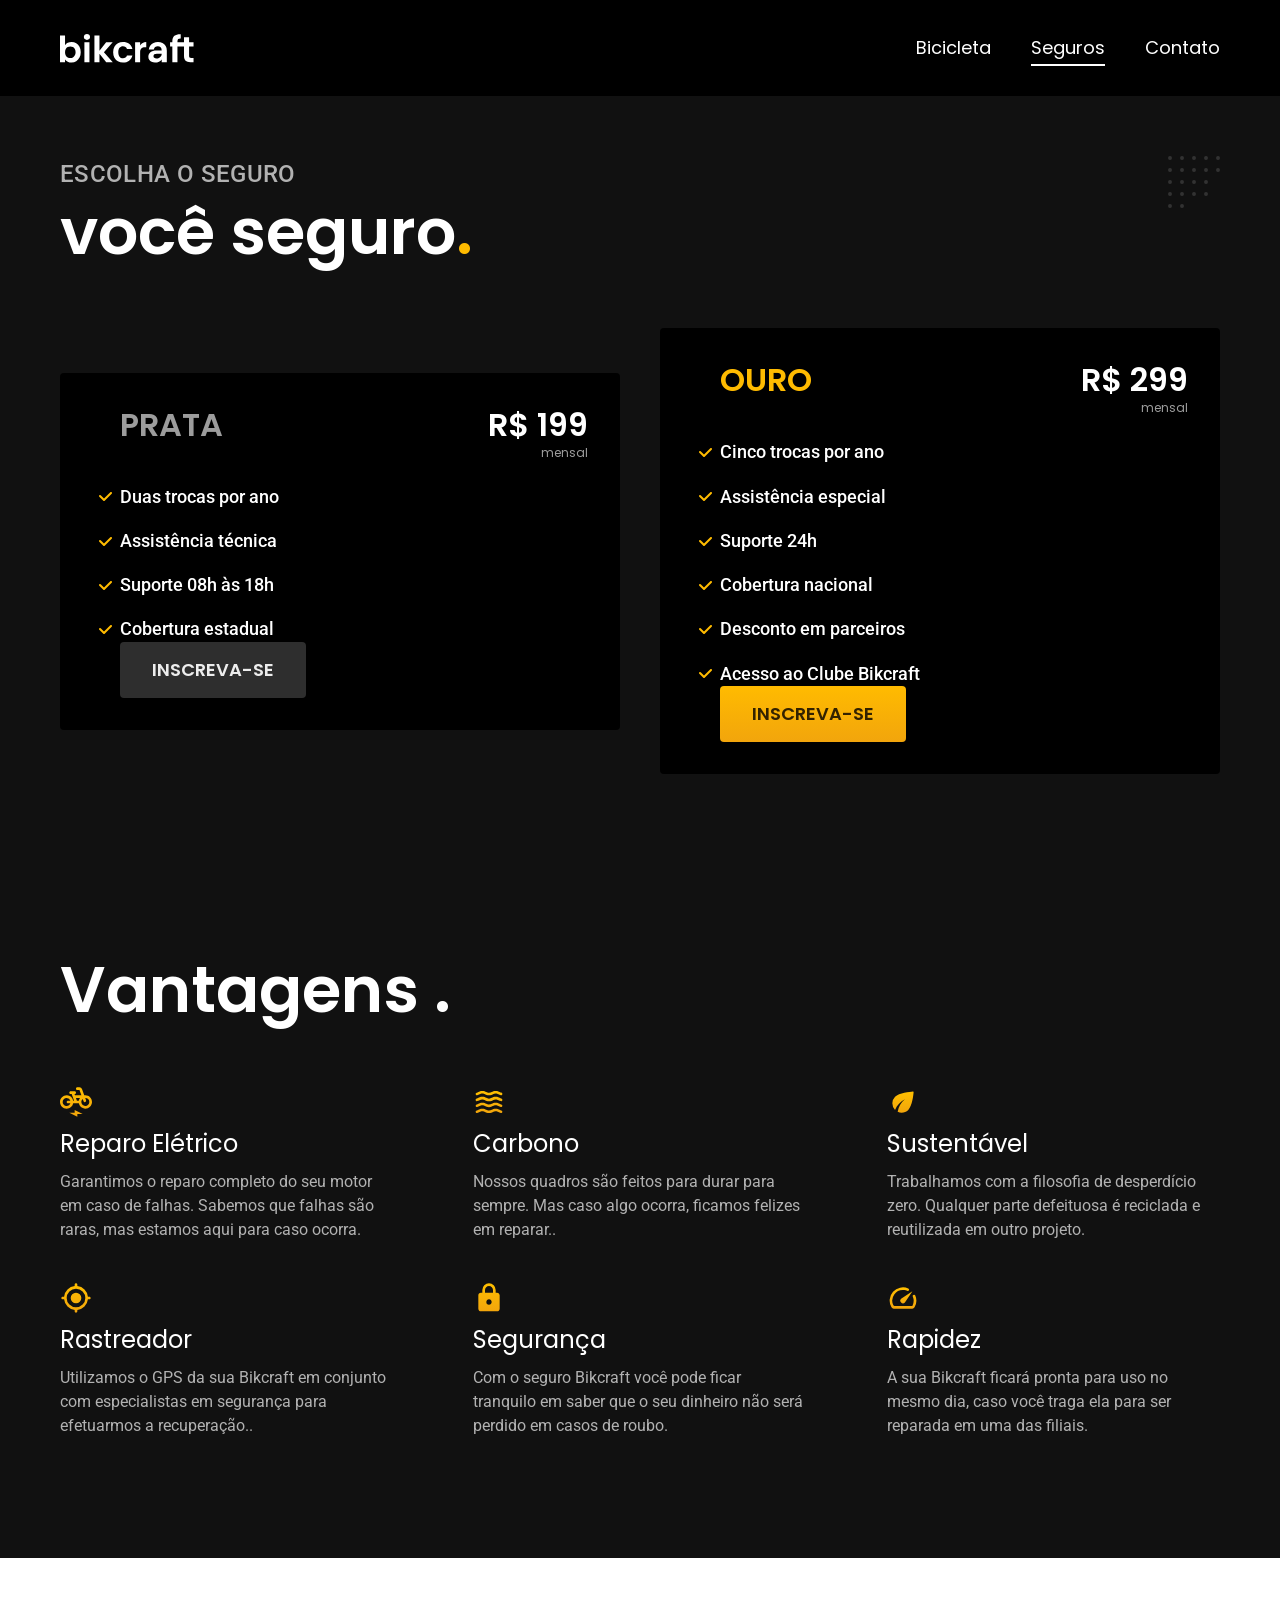
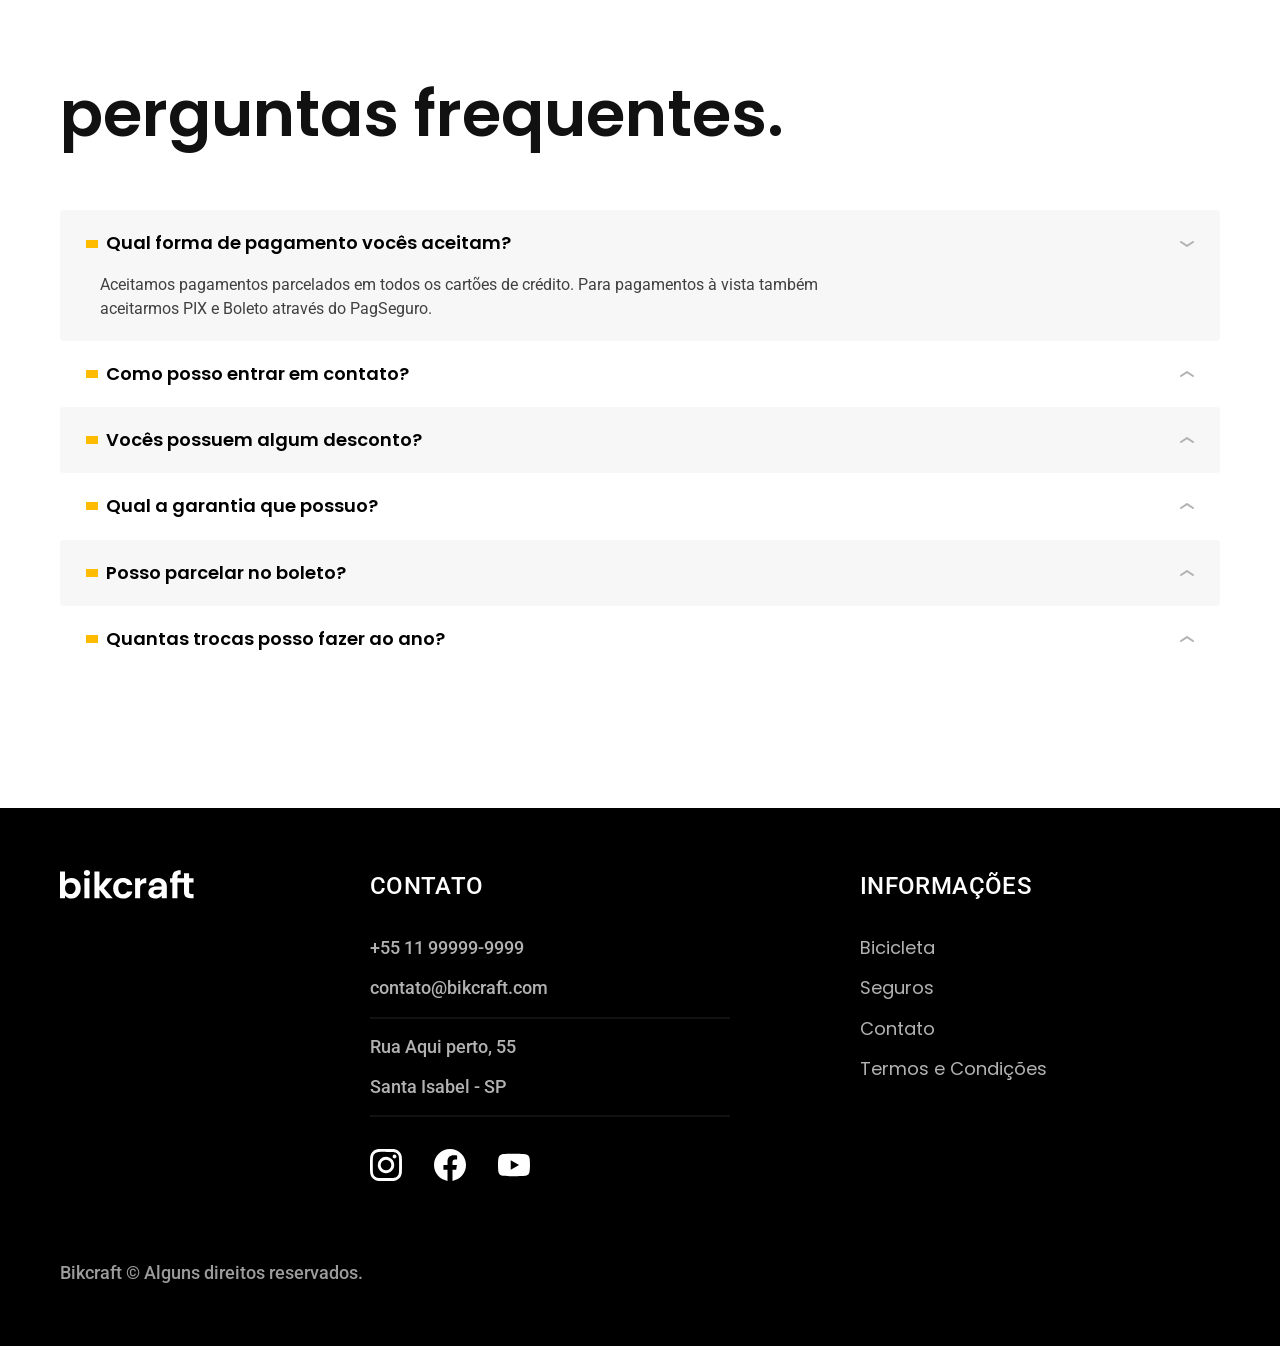
<file: seguros.html>
<!DOCTYPE html>
<html lang="pt-br">

<head>
  <meta charset="UTF-8">
  <meta name="viewport" content="width=device-width, initial-scale=1.0">

  <title>Seguros | Bikcraft</title>
  <meta name="description" content="Termos e Condições">

  <link rel="icon" href="./favicon.svg" type="image/svg+xml">
  <link rel="preload" href="./css/style.min.css" as="style">
  <link rel="stylesheet" href="./css/style.min.css">

  <link rel="preconnect" href="https://fonts.googleapis.com">
  <link rel="preconnect" href="https://fonts.gstatic.com" crossorigin>
  <link href="https://fonts.googleapis.com/css2?family=Merriweather&family=Poppins:wght@100;400;600&family=Roboto:wght@100;400;500&display=swap" rel="stylesheet">
  <script>document.documentElement.classList.add('js')</script>
</head>

<body id="seguros">

  <header class="header-bg">
    <div class="header container">
      <a href="./">
        <img src="./img/bikcraft.svg" alt="Bikcraft">
      </a>


      <nav aria-label="primaria">
        <ul class="header-menu font-1-m">
          <li><a href="./bicicletas.html">Bicicleta</a></li>
          <li><a href="./seguros.html">Seguros</a></li>
          <li><a href="./contato.html">Contato</a></li>
        </ul>
      </nav>
    </div>
  </header>

  <main class="seguros-bg">
    <div class="titulo-bg ">
      <div class="titulo container">
        <p class="font-2-l-b cor-5">Escolha o seguro</p>
        <h1 class="font-1-xxl cor-0">você seguro<span class="cor-p1">.</span></h1>
      </div>
    </div>


    <div class="seguros container">
      <div class="seguros-item fadeInLeft" data-anime="200">
        <h3 class="font-1-xl cor-6">PRATA</h3>
        <span class="font-1-xl cor-0">R$ 199 <span class="font-1-xs cor-6">mensal</span></span>
        <ul class="font-2-m cor-0">
          <li>Duas trocas por ano</li>
          <li>Assistência técnica</li>
          <li>Suporte 08h às 18h</li>
          <li>Cobertura estadual</li>
        </ul>
        <a class="botao secundario" href="./orcamento.html?tipo=seguro&produto=prata">Inscreva-se</a>
      </div>


      <div class="seguros-item fadeInRight" data-anime="400">
        <h3 class="font-1-xl cor-p1">OURO</h3>
        <span class="font-1-xl cor-0">R$ 299 <span class="font-1-xs cor-6">mensal</span></span>
        <ul class="font-2-m cor-0">
          <li>Cinco trocas por ano</li>
          <li>Assistência especial</li>
          <li>Suporte 24h</li>
          <li>Cobertura nacional</li>
          <li>Desconto em parceiros</li>
          <li>Acesso ao Clube Bikcraft</li>
        </ul>
        <a class="botao" href="./orcamento.html?tipo=seguro&produto=ouro">Inscreva-se</a>
      </div>
    </div>

  </main>

  <article class="vantagens-bg">
    <div class="vantagens container">
      <h2 class="font-1-xxl cor-0">Vantagens <span class="color-p1">.</span></h2>
      <ul>
        <li>
          <img src="./img/icones/eletrica.svg" alt="">
          <h3 class="font-1-l cor-0">Reparo Elétrico</h3>
          <p class="font-2-s cor-5">Garantimos o reparo completo do seu motor em caso de falhas. Sabemos que falhas são raras, mas estamos aqui para caso ocorra.</p>
        </li>
        <li>
          <img src="./img/icones/carbono.svg" alt="">
          <h3 class="font-1-l cor-0">Carbono</h3>
          <p class="font-2-s cor-5">Nossos quadros são feitos para durar para sempre. Mas caso algo ocorra, ficamos felizes em reparar..</p>
        </li>
        <li>
          <img src="./img/icones/sustentavel.svg" alt="">
          <h3 class="font-1-l cor-0">Sustentável</h3>
          <p class="font-2-s cor-5">Trabalhamos com a filosofia de desperdício zero. Qualquer parte defeituosa é reciclada e reutilizada em outro projeto.</p>
        </li>
        <li>
          <img src="./img/icones/rastreador.svg" alt="">
          <h3 class="font-1-l cor-0">Rastreador</h3>
          <p class="font-2-s cor-5">Utilizamos o GPS da sua Bikcraft em conjunto com especialistas em segurança para efetuarmos a recuperação..</p>
        </li>
        <li>
          <img src="./img/icones/seguro.svg" alt="">
          <h3 class="font-1-l cor-0">Segurança</h3>
          <p class="font-2-s cor-5">Com o seguro Bikcraft você pode ficar tranquilo em saber que o seu dinheiro não será perdido em casos de roubo.</p>
        </li>
        <li>
          <img src="./img/icones/velocidade.svg" alt="">
          <h3 class="font-1-l cor-0">Rapidez</h3>
          <p class="font-2-s cor-5">A sua Bikcraft ficará pronta para uso no mesmo dia, caso você traga ela para ser reparada em uma das filiais.</p>
        </li>
      </ul>
    </div>
  </article>

  <article class="perguntas container">
    <h2 class="font-1-xxl">perguntas frequentes<span class="color-p1">.</span></h2>

    <dl>
      <div>
        <dt><button class="font-1-m-b" aria-controls="pergunta1" aria-expanded="true">Qual forma de pagamento vocês aceitam?</button></dt>
        <dd id="pergunta1" class="font-2-s cor-9 ativa">Aceitamos pagamentos parcelados em todos os cartões de crédito. Para pagamentos à vista também aceitarmos PIX e Boleto através do PagSeguro.</dd>
      </div>
      <div>
        <dt><button class="font-1-m-b" aria-controls="pergunta2" aria-expanded="false">Como posso entrar em contato?</button></dt>
        <dd id="pergunta2" class="font-2-s cor-9">Aceitamos pagamentos parcelados em todos os cartões de crédito. Para pagamentos à vista também aceitarmos PIX e Boleto através do PagSeguro.</dd>
      </div>
      <div>
        <dt><button class="font-1-m-b" aria-controls="pergunta3" aria-expanded="false">Vocês possuem algum desconto?</button></dt>
        <dd id="pergunta3" class="font-2-s cor-9">Aceitamos pagamentos parcelados em todos os cartões de crédito. Para pagamentos à vista também aceitarmos PIX e Boleto através do PagSeguro.</dd>
      </div>
      <div>
        <dt><button class="font-1-m-b" aria-controls="pergunta4" aria-expanded="false">Qual a garantia que possuo?</button></dt>
        <dd id="pergunta4" class="font-2-s cor-9">Aceitamos pagamentos parcelados em todos os cartões de crédito. Para pagamentos à vista também aceitarmos PIX e Boleto através do PagSeguro.</dd>
      </div>
      <div>
        <dt><button class="font-1-m-b" aria-controls="pergunta5" aria-expanded="false">Posso parcelar no boleto?</button></dt>
        <dd id="pergunta5" class="font-2-s cor-9">Aceitamos pagamentos parcelados em todos os cartões de crédito. Para pagamentos à vista também aceitarmos PIX e Boleto através do PagSeguro.</dd>
      </div>
      <div>
        <dt><button class="font-1-m-b" aria-controls="pergunta6" aria-expanded="false">Quantas trocas posso fazer ao ano?</button></dt>
        <dd id="pergunta6" class="font-2-s cor-9">Aceitamos pagamentos parcelados em todos os cartões de crédito. Para pagamentos à vista também aceitarmos PIX e Boleto através do PagSeguro.</dd>
      </div>
    </dl>
  </article>

  <footer class="footer-bg">
    <div class="footer container">
      <img src="./img/bikcraft.svg" alt="Bikcraft">
      <div class="footer-contato">
        <h3 class="font-2-l-b cor-0">Contato</h3>
        <ul class="font-2-m cor-5">
          <li><a href="tel:+5511999999999">+55 11 99999-9999</a></li>
          <li><a href="mailto:contato@bikcraft.com">contato@bikcraft.com</a></li>
          <li>Rua Aqui perto, 55</li>
          <li>Santa Isabel - SP</li>
        </ul>
        <div class="footer-redes">
          <a href="./">
            <img src="./img/redes/instagram.svg" alt="Instagram">
          </a>
          <a href="./">
            <img src="./img/redes/facebook.svg" alt="Facebook">
          </a>
          <a href="./">
            <img src="./img/redes/youtube.svg" alt="Youtube">
          </a>
        </div>
      </div>
      <div class="foote-informacoes">
        <h3 class="font-2-l-b cor-0">Informações</h3>
        <nav>
          <ul class="font-1-m cor-5">
            <li><a href="./bicicletas.html">Bicicleta</a></li>
            <li><a href="./seguros.html">Seguros</a></li>
            <li><a href="./contato.html">Contato</a></li>
            <li><a href="./termos.html">Termos e Condições</a></li>
          </ul>
        </nav>
      </div>
      <p class="footer-copy font-2-m cor-6">Bikcraft © Alguns direitos reservados.</p>
    </div>
  </footer>

  <script src="./js/puglis/simple-anime.js"></script>
  <script src="./js/script.js"></script>
</body>

</html>
</file>
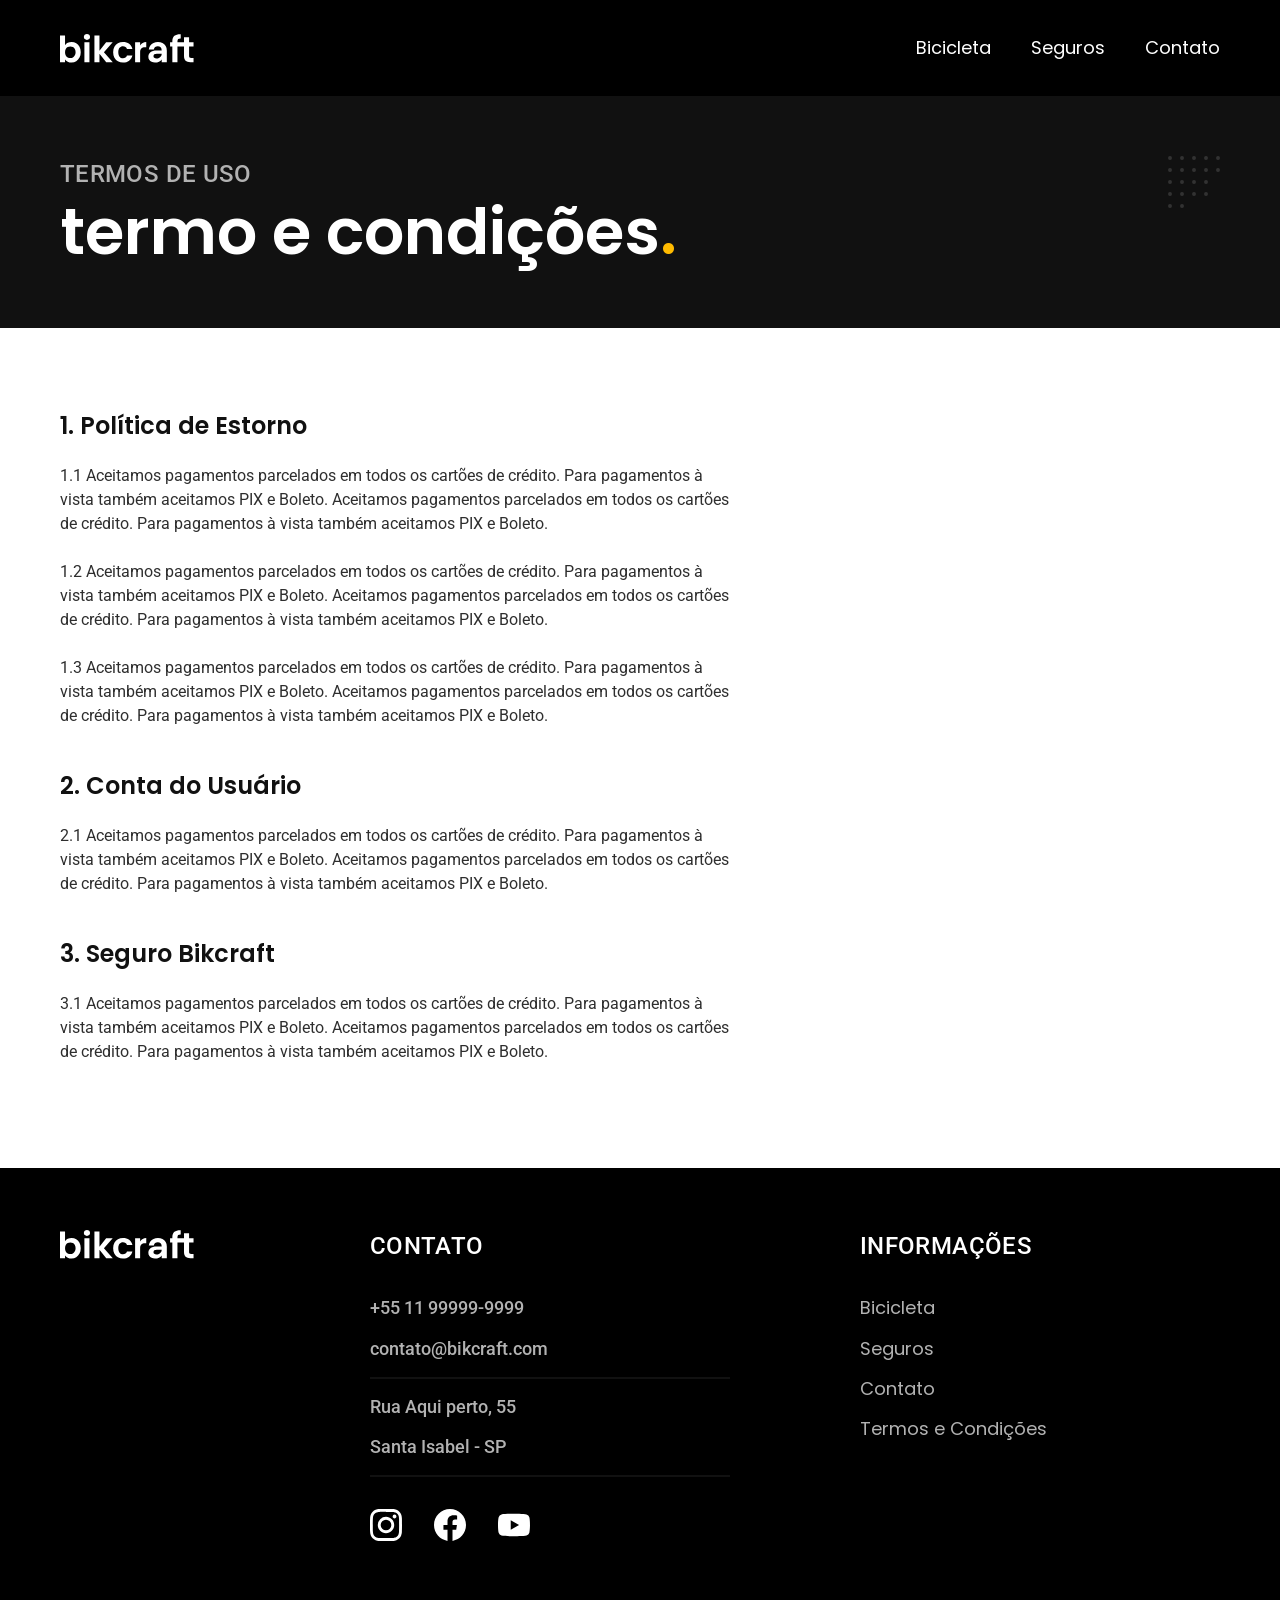
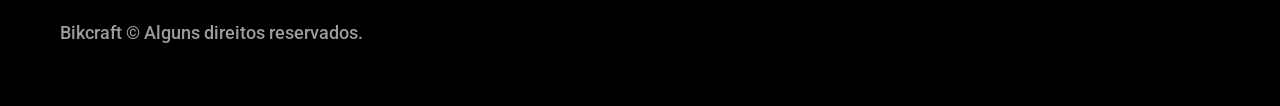
<file: termos.html>
<!DOCTYPE html>
<html lang="pt-br">

<head>
  <meta charset="UTF-8">
  <meta name="viewport" content="width=device-width, initial-scale=1.0">

  <title>Termos e Condições | Bikcraft</title>
  <meta name="description" content="Termos e Condições">

  <link rel="icon" href="./favicon.svg" type="image/svg+xml">
  <link rel="preload" href="./css/style.min.css" as="style">
  <link rel="stylesheet" href="./css/style.min.css">

  <link rel="preconnect" href="https://fonts.googleapis.com">
  <link rel="preconnect" href="https://fonts.gstatic.com" crossorigin>
  <link href="https://fonts.googleapis.com/css2?family=Merriweather&family=Poppins:wght@100;400;600&family=Roboto:wght@100;400;500&display=swap" rel="stylesheet">
  <script>document.documentElement.classList.add('js')</script>
</head>

<body id="termos">

  <header class="header-bg">
    <div class="header container">
      <a href="./">
        <img src="./img/bikcraft.svg" alt="Bikcraft">
      </a>


      <nav aria-label="primaria">
        <ul class="header-menu font-1-m">
          <li><a href="./bicicletas.html">Bicicleta</a></li>
          <li><a href="./seguros.html">Seguros</a></li>
          <li><a href="./contato.html">Contato</a></li>
        </ul>
      </nav>
    </div>
  </header>

  <main>
    <div class="titulo-bg ">
      <div class="titulo container">
        <p class="font-2-l-b cor-5">Termos de uso</p>
        <h1 class="font-1-xxl cor-0">termo e condições<span class="cor-p1">.</span></h1>
      </div>
    </div>

    <div class="termos font-2-s cor-10 container">
      <h2 class="font-1-l cor-11">1. Política de Estorno</h2>
      <p>1.1 Aceitamos pagamentos parcelados em todos os cartões de crédito. Para pagamentos à vista também aceitamos PIX e Boleto. Aceitamos pagamentos parcelados em todos os cartões de crédito. Para pagamentos à vista também aceitamos PIX e Boleto.</p>
      <p>1.2 Aceitamos pagamentos parcelados em todos os cartões de crédito. Para pagamentos à vista também aceitamos PIX e Boleto. Aceitamos pagamentos parcelados em todos os cartões de crédito. Para pagamentos à vista também aceitamos PIX e Boleto.</p>
      <p>1.3 Aceitamos pagamentos parcelados em todos os cartões de crédito. Para pagamentos à vista também aceitamos PIX e Boleto. Aceitamos pagamentos parcelados em todos os cartões de crédito. Para pagamentos à vista também aceitamos PIX e Boleto.</p>
      <h2 class="font-1-l cor-11">2. Conta do Usuário</h2>
      <p>2.1 Aceitamos pagamentos parcelados em todos os cartões de crédito. Para pagamentos à vista também aceitamos PIX e Boleto. Aceitamos pagamentos parcelados em todos os cartões de crédito. Para pagamentos à vista também aceitamos PIX e Boleto.</p>
      <h2 class="font-1-l cor-11">3. Seguro Bikcraft</h2>
      <p>3.1 Aceitamos pagamentos parcelados em todos os cartões de crédito. Para pagamentos à vista também aceitamos PIX e Boleto. Aceitamos pagamentos parcelados em todos os cartões de crédito. Para pagamentos à vista também aceitamos PIX e Boleto.</p>
    </div>
  </main>

  <footer class="footer-bg">
    <div class="footer container">
      <img src="./img/bikcraft.svg" alt="Bikcraft">
      <div class="footer-contato">
        <h3 class="font-2-l-b cor-0">Contato</h3>
        <ul class="font-2-m cor-5">
          <li><a href="tel:+5511999999999">+55 11 99999-9999</a></li>
          <li><a href="mailto:contato@bikcraft.com">contato@bikcraft.com</a></li>
          <li>Rua Aqui perto, 55</li>
          <li>Santa Isabel - SP</li>
        </ul>
        <div class="footer-redes">
          <a href="./">
            <img src="./img/redes/instagram.svg" alt="Instagram">
          </a>
          <a href="./">
            <img src="./img/redes/facebook.svg" alt="Facebook">
          </a>
          <a href="./">
            <img src="./img/redes/youtube.svg" alt="Youtube">
          </a>
        </div>
      </div>
      <div class="foote-informacoes">
        <h3 class="font-2-l-b cor-0">Informações</h3>
        <nav>
          <ul class="font-1-m cor-5">
            <li><a href="./bicicletas.html">Bicicleta</a></li>
            <li><a href="./seguros.html">Seguros</a></li>
            <li><a href="./contato.html">Contato</a></li>
            <li><a href="./termos.html">Termos e Condições</a></li>
          </ul>
        </nav>
      </div>
      <p class="footer-copy font-2-m cor-6">Bikcraft © Alguns direitos reservados.</p>
    </div>
  </footer>
  <script src="./js/script.js"></script>
</body>

</html>
</file>
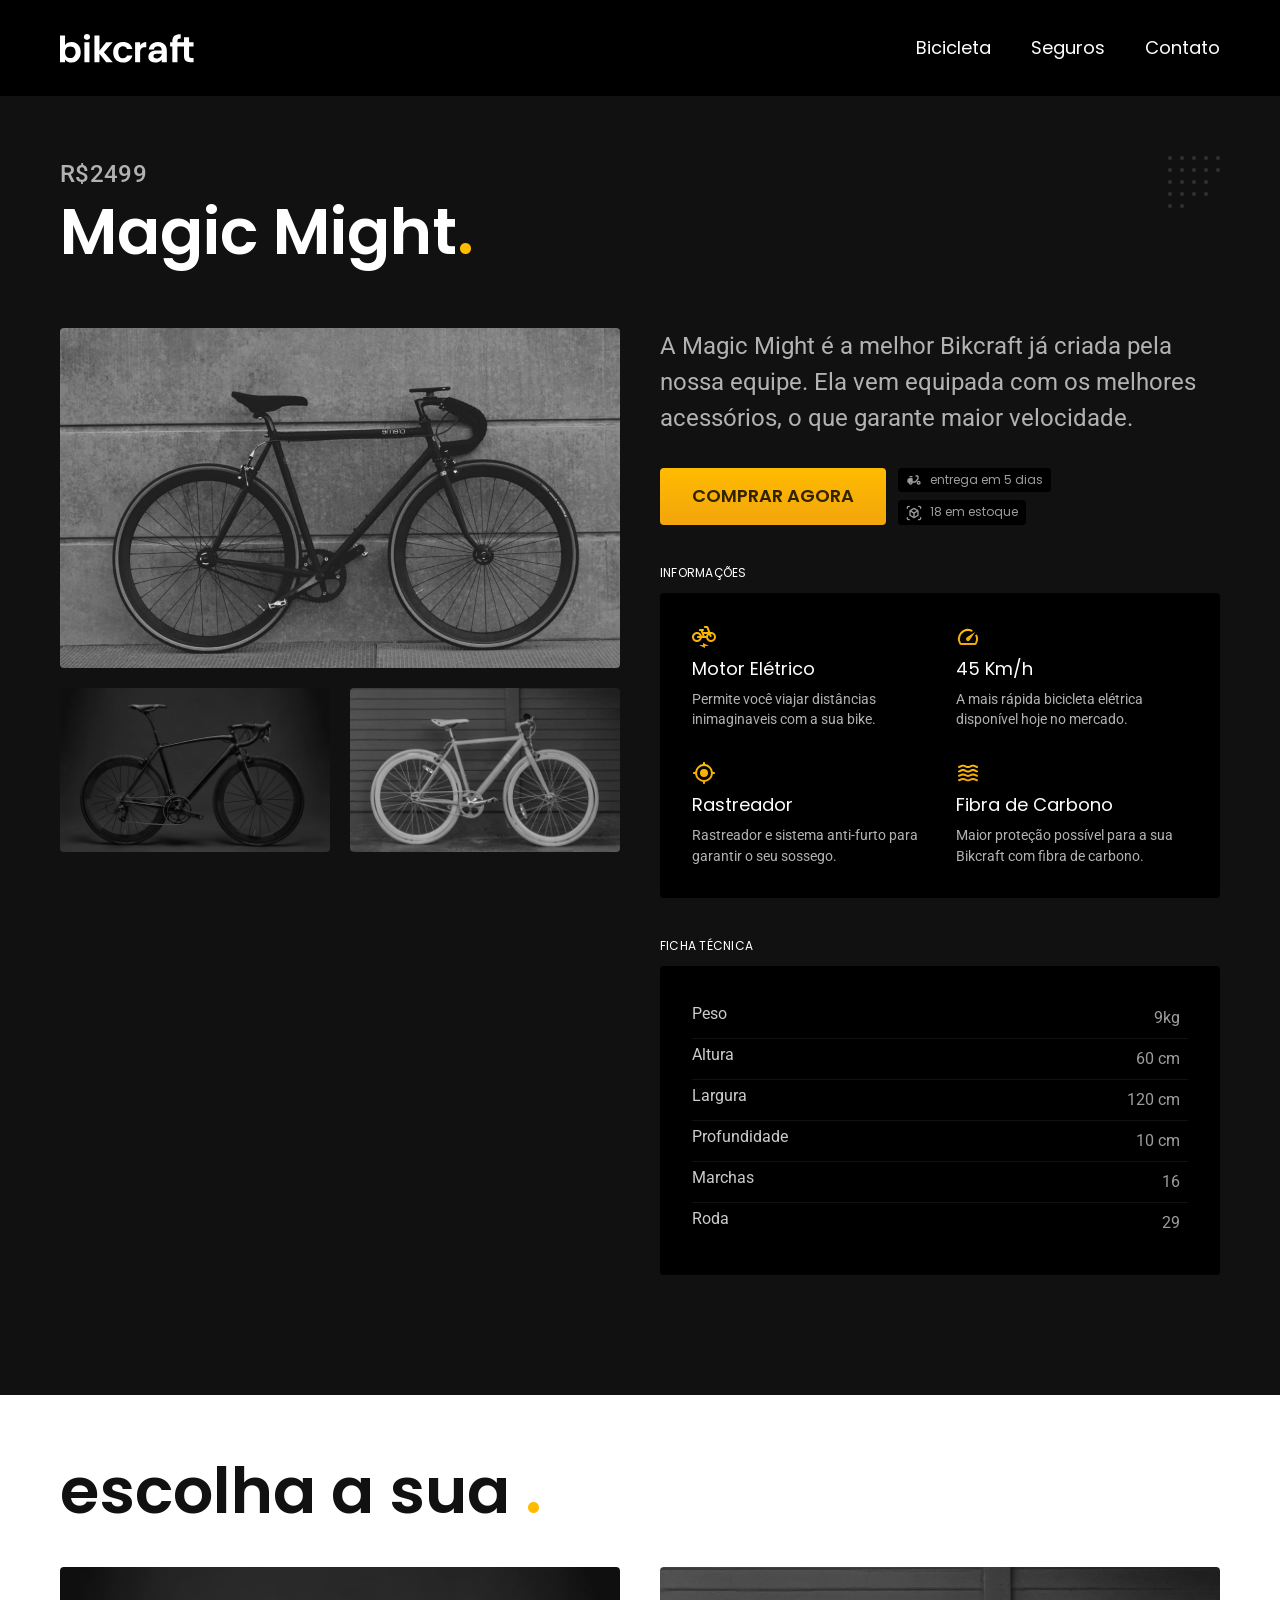
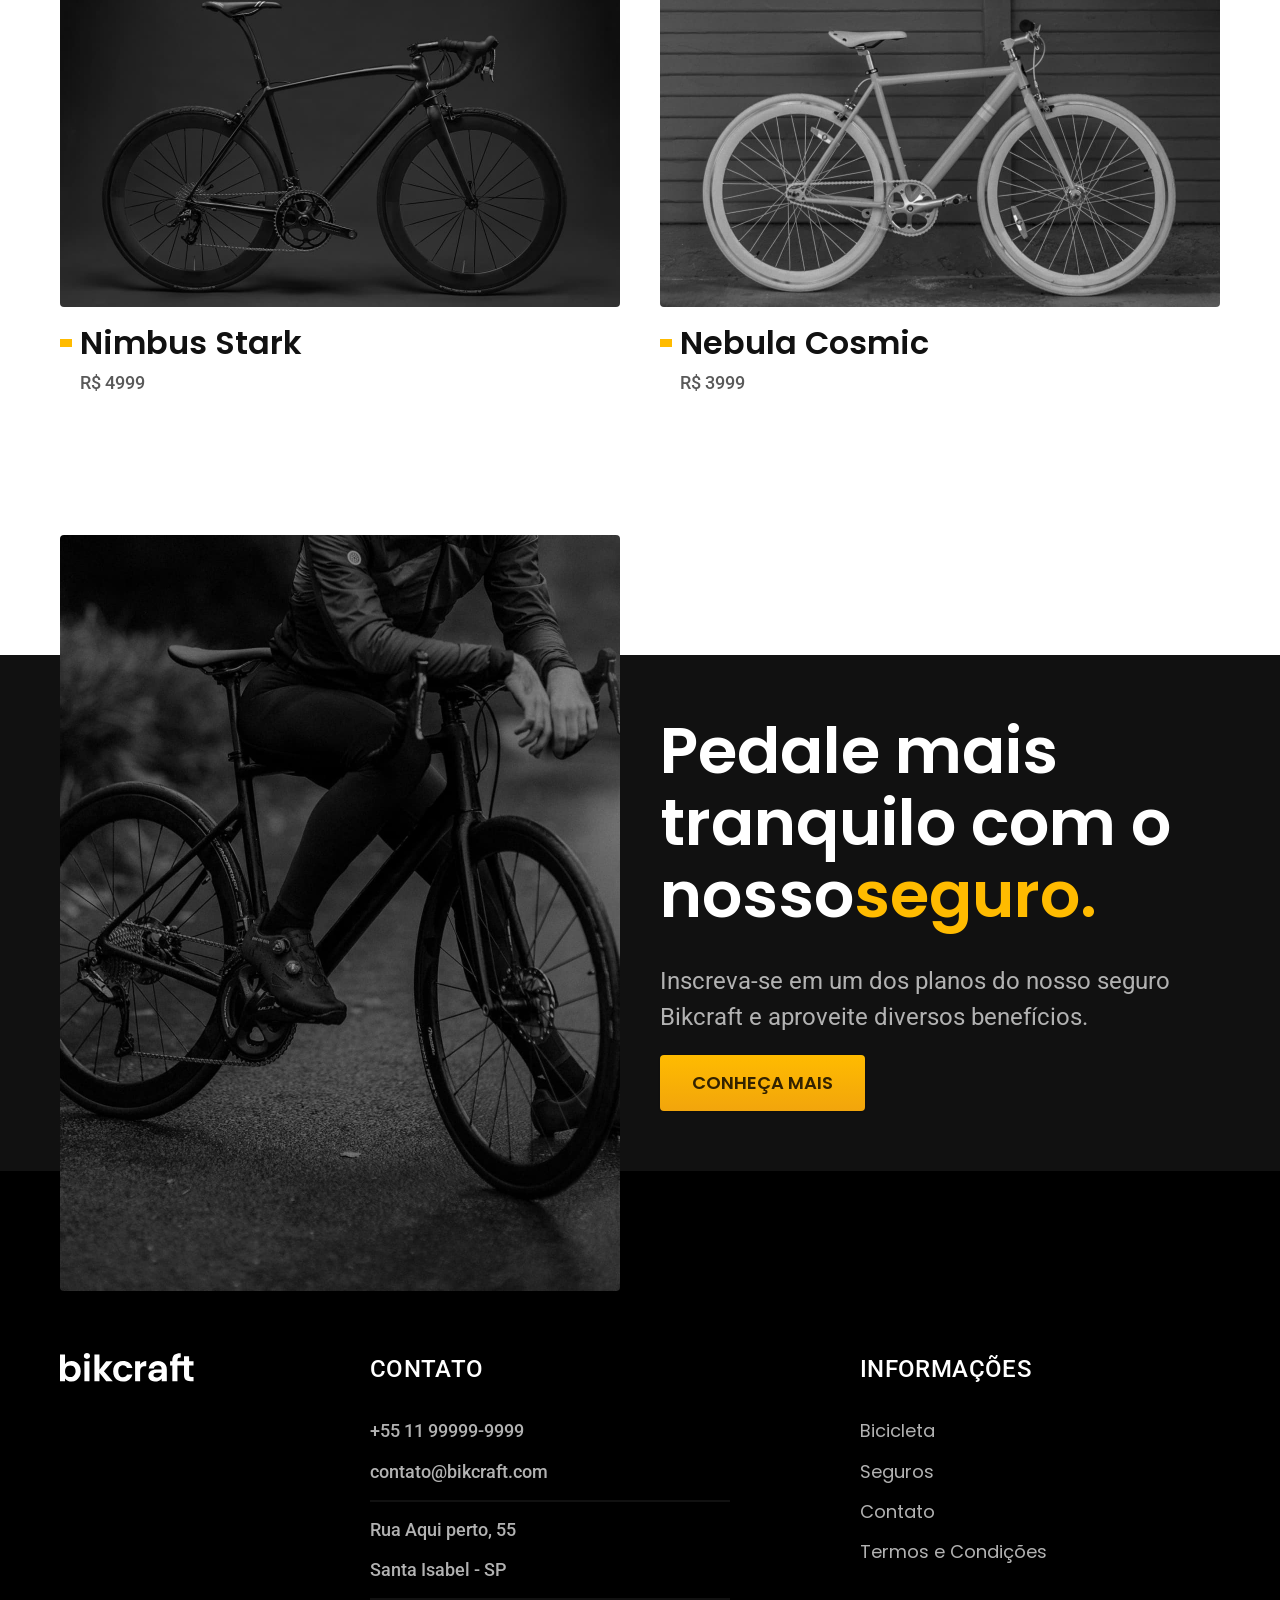
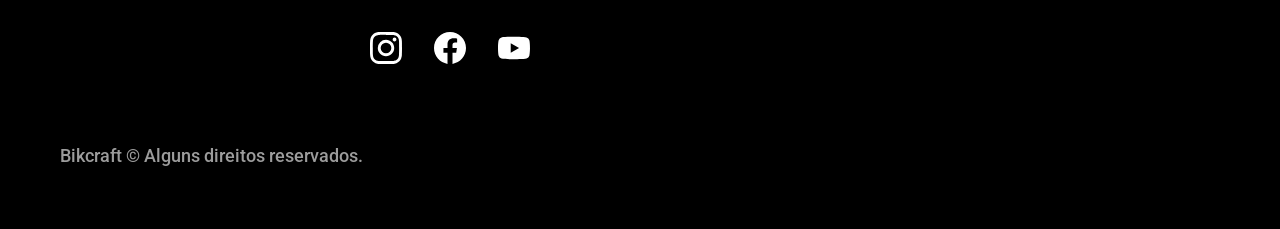
<file: bicicletas/magic.html>
<!DOCTYPE html>
<html lang="pt-br">

<head>
  <meta charset="UTF-8">
  <meta name="viewport" content="width=device-width, initial-scale=1.0">

  <title>Magic | Bikcraft</title>
  <meta name="description" content="Magic">

  <link rel="icon" href="../favicon.svg" type="image/svg+xml">
  <link rel="stylesheet" href="../css/style.min.css">

  <link rel="preconnect" href="https://fonts.googleapis.com">
  <link rel="preconnect" href="https://fonts.gstatic.com" crossorigin>
  <link href="https://fonts.googleapis.com/css2?family=Merriweather&family=Poppins:wght@100;400;600&family=Roboto:wght@100;400;500&display=swap" rel="stylesheet">
  <script>document.documentElement.classList.add('js')</script>
</head>

<body id="bicicleta">

  <header class="header-bg">
    <div class="header container">
      <a href="../">
        <img src="../img/bikcraft.svg" alt="Bikcraft">
      </a>


      <nav aria-label="primaria">
        <ul class="header-menu font-1-m">
          <li><a href="../bicicletas.html">Bicicleta</a></li>
          <li><a href="../seguros.html">Seguros</a></li>
          <li><a href="../contato.html">Contato</a></li>
        </ul>
      </nav>
    </div>
  </header>

  <main class="titulo-bg">
    <div>
      <div class="titulo container">
        <p class="font-2-l-b cor-5">R$2499</p>
        <h1 class="font-1-xxl cor-0">Magic Might<span class="cor-p1">.</span></h1>
      </div>
    </div>

    <div class="bicicleta container">
      <div class="bicicleta-imagens">
        <img src="../img/bicicletas/magic.jpg" alt="Bicicleta 1">
        <img src="../img/bicicletas/nimbus.jpg" alt="Bicicleta 2">
        <img src="../img/bicicletas/nebula.jpg" alt="Bicicleta 3">
      </div>

      <div class="bicicleta-conteudo">
        <p class="font-2-l cor-5">A Magic Might é a melhor Bikcraft já criada pela nossa equipe. Ela vem equipada com os melhores acessórios, o que garante maior velocidade.</p>
        <div class="bicicleta-comprar">
          <a class="botao" href="../orcamento.html?tipo=bikcraft&produto=magic">Comprar Agora</a>
          <span class="font-1-xs cor-6"><img src="../img/icones/entrega.svg" alt="">entrega em 5 dias</span>
          <span class="font-1-xs cor-6"><img src="../img/icones/estoque.svg" alt="">18 em estoque</span>
        </div>

        <h2 class="font-1-xs cor-0">Informações</h2>

        <ul class="bicicleta-informacoes">
          <li>
            <img src="../img/icones/eletrica.svg" alt="">
            <h3 class="font-1-m cor-0">Motor Elétrico</h3>
            <p class="font-2-xs cor-5">Permite você viajar distâncias inimaginaveis com a sua bike.</p>
          </li>
          <li>
            <img src="../img/icones/velocidade.svg" alt="">
            <h3 class="font-1-m cor-0">45 Km/h</h3>
            <p class="font-2-xs cor-5">A mais rápida bicicleta elétrica disponível hoje no mercado.</p>
          </li>
          <li>
            <img src="../img/icones/rastreador.svg" alt="">
            <h3 class="font-1-m cor-0">Rastreador</h3>
            <p class="font-2-xs cor-5">Rastreador e sistema anti-furto para garantir o seu sossego.</p>
          </li>
          <li>
            <img src="../img/icones/carbono.svg" alt="">
            <h3 class="font-1-m cor-0">Fibra de Carbono</h3>
            <p class="font-2-xs cor-5">Maior proteção possível para a sua Bikcraft com fibra de carbono.</p>
          </li>
        </ul>
        <h2 class="font-1-xs cor-0">Ficha Técnica</h2>
        <ul class="bicicleta-ficha font-2-s cor-4">
          <li>Peso <span>9kg</span></li>
          <li>Altura <span>60 cm</span></li>
          <li>Largura <span>120 cm</span></li>
          <li>Profundidade <span>10 cm</span></li>
          <li>Marchas <span>16</span></li>
          <li>Roda <span>29</span></li>
        </ul>

      </div>
    </div>

  </main>

  <article class="container bicicletas-lista">
    <h2 class="font-1-xxl">escolha a sua <span class="cor-p1">.</span></h2>
    <ul>
      <li>
        <a href="./nimbus.html">
          <img src="../img/bicicletas/nimbus.jpg" alt="Bicicleta preta">
          <h3 class="font-1-xl">Nimbus Stark</h3>
          <span class="font-2-m cor-8">R$ 4999</span>
        </a>
      </li>
      <li>
        <a href=".nebula.html">
          <img src="../img/bicicletas/nebula.jpg" alt="Bicicleta preta">
          <h3 class="font-1-xl">Nebula Cosmic</h3>
          <span class="font-2-m cor-8">R$ 3999</span>
        </a>
      </li>
    </ul>
  </article>

  <article class="seguro-bg">
    <div class="seguro container">
      <div class="seguro-imagem">
        <img src="../img/fotos/seguros.jpg" alt="Pessoa parada em cima de uma bicicleta.">
      </div>
      <div class="seguro-conteudo">
        <h2 class="font-1-xxl cor-0">Pedale mais tranquilo com o nosso<span class="cor-p1">seguro.</span></h2>
        <p class="font-2-l cor-5">Inscreva-se em um dos planos do nosso seguro Bikcraft e aproveite diversos benefícios.
        </p>
        <a class="botao" href="../seguros.html">Conheça mais</a>
      </div>
    </div>
  </article>

  <footer class="footer-bg">
    <div class="footer container">
      <img src="../img/bikcraft.svg" alt="Bikcraft">
      <div class="footer-contato">
        <h3 class="font-2-l-b cor-0">Contato</h3>
        <ul class="font-2-m cor-5">
          <li><a href="tel:+5511999999999">+55 11 99999-9999</a></li>
          <li><a href="mailto:contato@bikcraft.com">contato@bikcraft.com</a></li>
          <li>Rua Aqui perto, 55</li>
          <li>Santa Isabel - SP</li>
        </ul>
        <div class="footer-redes">
          <a href="../">
            <img src="../img/redes/instagram.svg" alt="Instagram">
          </a>
          <a href="../">
            <img src="../img/redes/facebook.svg" alt="Facebook">
          </a>
          <a href="../">
            <img src="../img/redes/youtube.svg" alt="Youtube">
          </a>
        </div>
      </div>
      <div class="foote-informacoes">
        <h3 class="font-2-l-b cor-0">Informações</h3>
        <nav>
          <ul class="font-1-m cor-5">
            <li><a href="../bicicletas.html">Bicicleta</a></li>
            <li><a href="../seguros.html">Seguros</a></li>
            <li><a href="../contato.html">Contato</a></li>
            <li><a href="../termos.html">Termos e Condições</a></li>
          </ul>
        </nav>
      </div>
      <p class="footer-copy font-2-m cor-6">Bikcraft © Alguns direitos reservados.</p>
    </div>
  </footer>
  <script src="../js/script.js"></script>
</body>

</html>
</file>
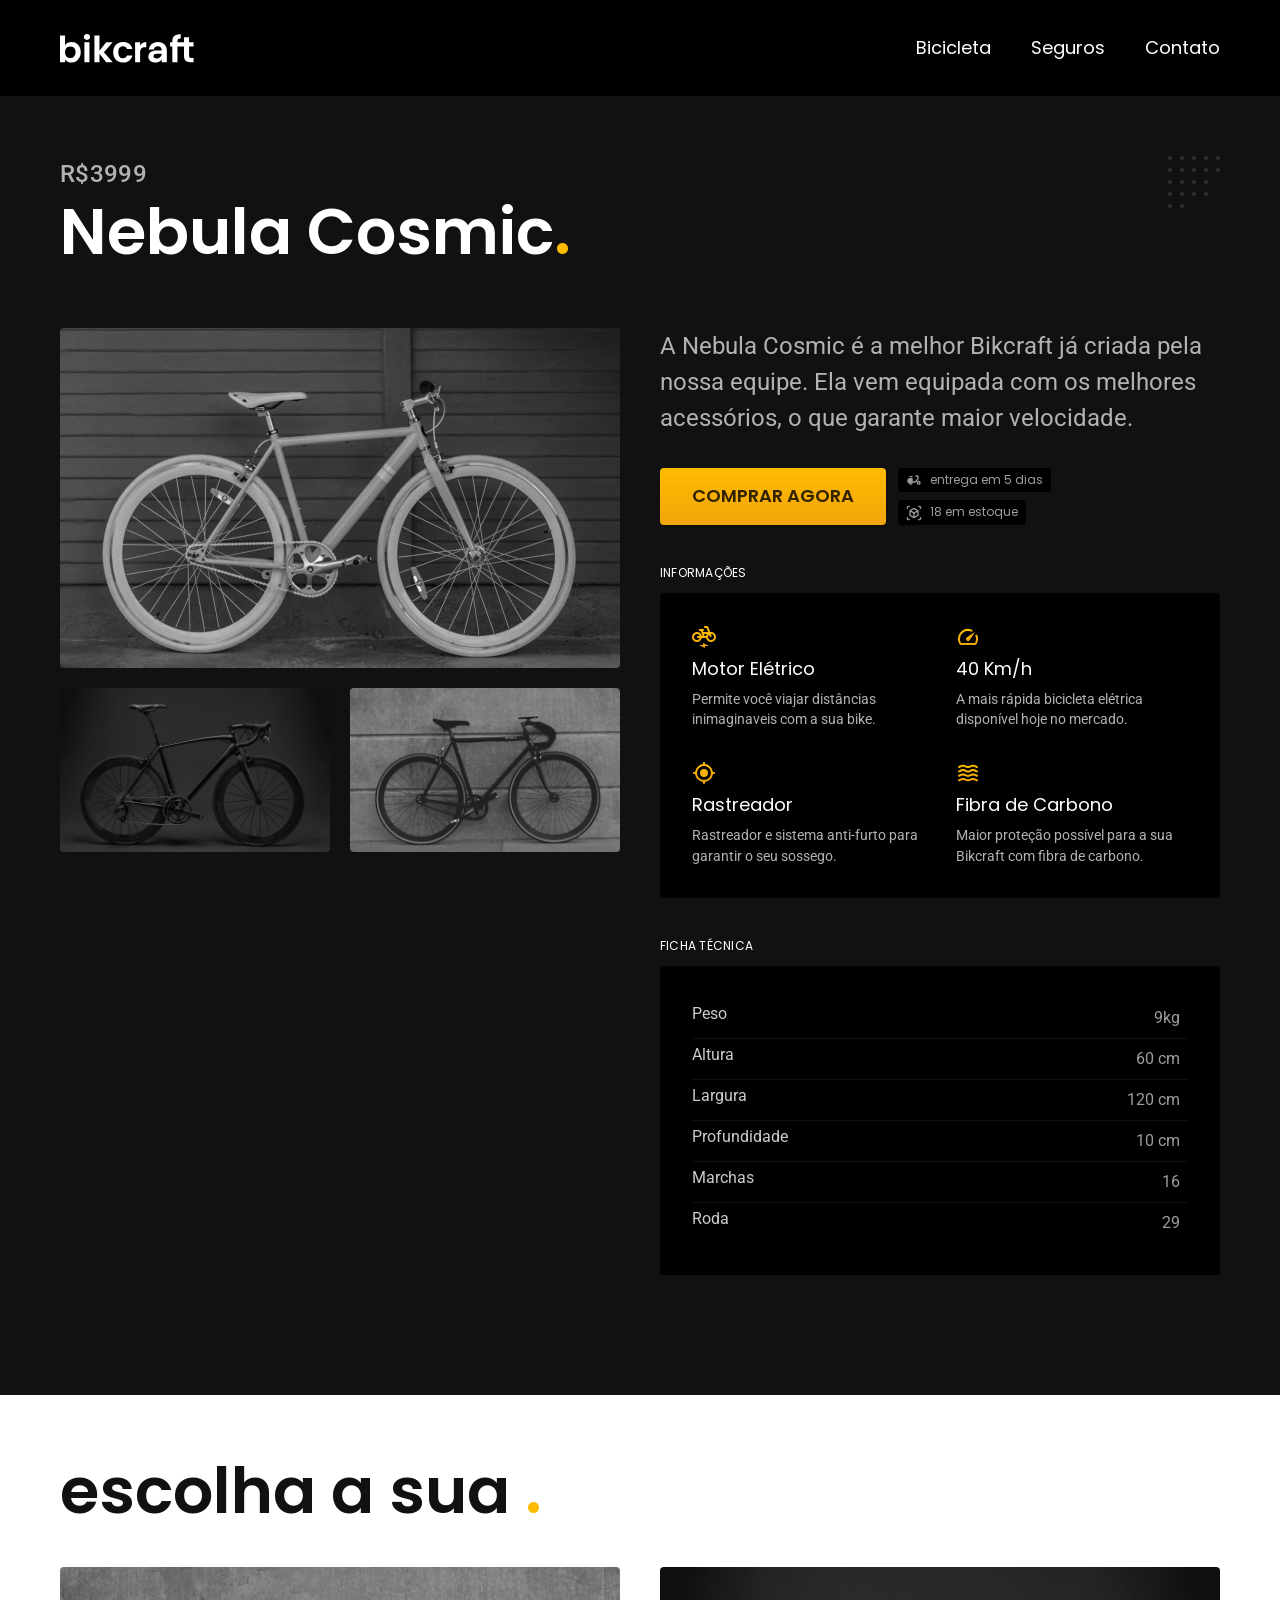
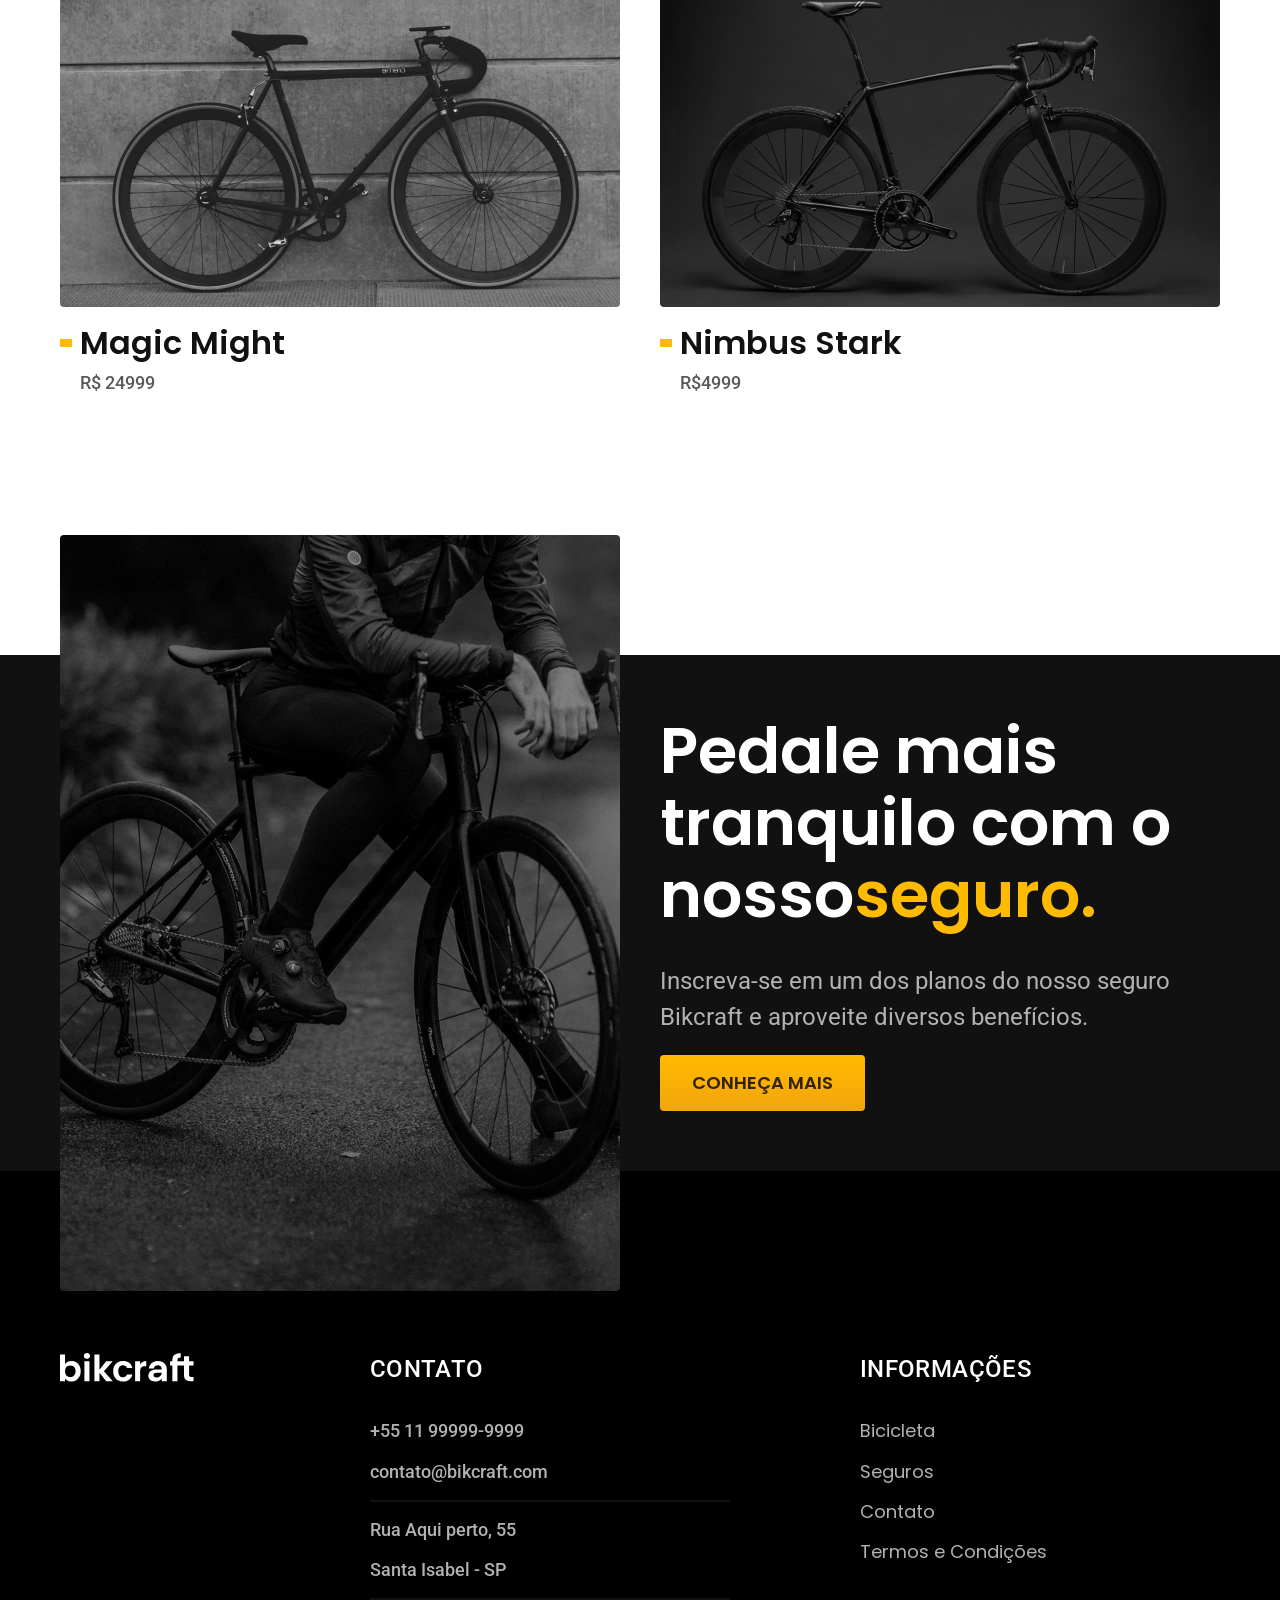
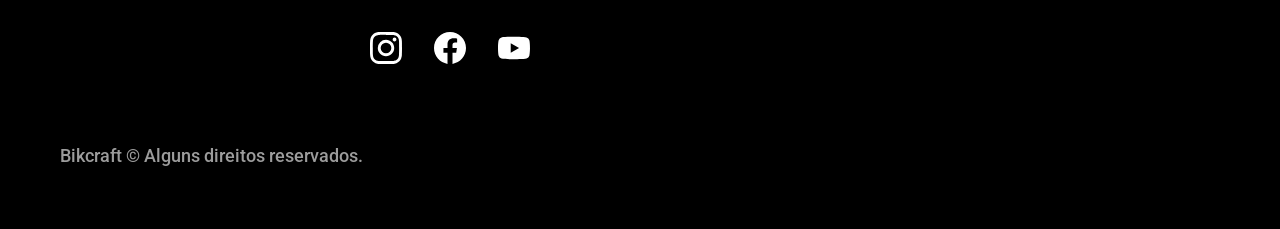
<file: bicicletas/nebula.html>
<!DOCTYPE html>
<html lang="pt-br">

<head>
  <meta charset="UTF-8">
  <meta name="viewport" content="width=device-width, initial-scale=1.0">

  <title>Nebula | Bikcraft</title>
  <meta name="description" content="Nebula">

  <link rel="icon" href="../favicon.svg" type="image/svg+xml">
  <link rel="stylesheet" href="../css/style.min.css">

  <link rel="preconnect" href="https://fonts.googleapis.com">
  <link rel="preconnect" href="https://fonts.gstatic.com" crossorigin>
  <link href="https://fonts.googleapis.com/css2?family=Merriweather&family=Poppins:wght@100;400;600&family=Roboto:wght@100;400;500&display=swap" rel="stylesheet">
  <script>document.documentElement.classList.add('js')</script>
</head>

<body id="bicicleta">

  <header class="header-bg">
    <div class="header container">
      <a href="../">
        <img src="../img/bikcraft.svg" alt="Bikcraft">
      </a>


      <nav aria-label="primaria">
        <ul class="header-menu font-1-m">
          <li><a href="../bicicletas.html">Bicicleta</a></li>
          <li><a href="../seguros.html">Seguros</a></li>
          <li><a href="../contato.html">Contato</a></li>
        </ul>
      </nav>
    </div>
  </header>

  <main class="titulo-bg">
    <div>
      <div class="titulo container">
        <p class="font-2-l-b cor-5">R$3999</p>
        <h1 class="font-1-xxl cor-0">Nebula Cosmic<span class="cor-p1">.</span></h1>
      </div>
    </div>

    <div class="bicicleta container">
      <div class="bicicleta-imagens">
        <img src="../img/bicicletas/nebula.jpg" alt="Bicicleta 1">
        <img src="../img/bicicletas/nimbus.jpg" alt="Bicicleta 2">
        <img src="../img/bicicletas/magic.jpg" alt="Bicicleta 3">
      </div>

      <div class="bicicleta-conteudo">
        <p class="font-2-l cor-5">A Nebula Cosmic é a melhor Bikcraft já criada pela nossa equipe. Ela vem equipada com os melhores acessórios, o que garante maior velocidade.</p>
        <div class="bicicleta-comprar">
          <a class="botao" href="../orcamento.html?tipo=bikcraft&produto=nebula">Comprar Agora</a>
          <span class="font-1-xs cor-6"><img src="../img/icones/entrega.svg" alt="">entrega em 5 dias</span>
          <span class="font-1-xs cor-6"><img src="../img/icones/estoque.svg" alt="">18 em estoque</span>
        </div>

        <h2 class="font-1-xs cor-0">Informações</h2>

        <ul class="bicicleta-informacoes">
          <li>
            <img src="../img/icones/eletrica.svg" alt="">
            <h3 class="font-1-m cor-0">Motor Elétrico</h3>
            <p class="font-2-xs cor-5">Permite você viajar distâncias inimaginaveis com a sua bike.</p>
          </li>
          <li>
            <img src="../img/icones/velocidade.svg" alt="">
            <h3 class="font-1-m cor-0">40 Km/h</h3>
            <p class="font-2-xs cor-5">A mais rápida bicicleta elétrica disponível hoje no mercado.</p>
          </li>
          <li>
            <img src="../img/icones/rastreador.svg" alt="">
            <h3 class="font-1-m cor-0">Rastreador</h3>
            <p class="font-2-xs cor-5">Rastreador e sistema anti-furto para garantir o seu sossego.</p>
          </li>
          <li>
            <img src="../img/icones/carbono.svg" alt="">
            <h3 class="font-1-m cor-0">Fibra de Carbono</h3>
            <p class="font-2-xs cor-5">Maior proteção possível para a sua Bikcraft com fibra de carbono.</p>
          </li>
        </ul>
        <h2 class="font-1-xs cor-0">Ficha Técnica</h2>
        <ul class="bicicleta-ficha font-2-s cor-4">
          <li>Peso <span>9kg</span></li>
          <li>Altura <span>60 cm</span></li>
          <li>Largura <span>120 cm</span></li>
          <li>Profundidade <span>10 cm</span></li>
          <li>Marchas <span>16</span></li>
          <li>Roda <span>29</span></li>
        </ul>

      </div>
    </div>

  </main>

  <article class="container bicicletas-lista">
    <h2 class="font-1-xxl">escolha a sua <span class="cor-p1">.</span></h2>
    <ul>
      <li>
        <a href="./magic.html">
          <img src="../img/bicicletas/magic.jpg" alt="Bicicleta preta">
          <h3 class="font-1-xl">Magic Might</h3>
          <span class="font-2-m cor-8">R$ 24999</span>
        </a>
      </li>
      <li>
        <a href="./nimbus.html">
          <img src="../img/bicicletas/nimbus.jpg" alt="Bicicleta preta">
          <h3 class="font-1-xl">Nimbus Stark</h3>
          <span class="font-2-m cor-8">R$4999</span>
        </a>
      </li>
    </ul>
  </article>

  <article class="seguro-bg">
    <div class="seguro container">
      <div class="seguro-imagem">
        <img src="../img/fotos/seguros.jpg" alt="Pessoa parada em cima de uma bicicleta.">
      </div>
      <div class="seguro-conteudo">
        <h2 class="font-1-xxl cor-0">Pedale mais tranquilo com o nosso<span class="cor-p1">seguro.</span></h2>
        <p class="font-2-l cor-5">Inscreva-se em um dos planos do nosso seguro Bikcraft e aproveite diversos benefícios.
        </p>
        <a class="botao" href="../seguros.html">Conheça mais</a>
      </div>
    </div>
  </article>

  <footer class="footer-bg">
    <div class="footer container">
      <img src="../img/bikcraft.svg" alt="Bikcraft">
      <div class="footer-contato">
        <h3 class="font-2-l-b cor-0">Contato</h3>
        <ul class="font-2-m cor-5">
          <li><a href="tel:+5511999999999">+55 11 99999-9999</a></li>
          <li><a href="mailto:contato@bikcraft.com">contato@bikcraft.com</a></li>
          <li>Rua Aqui perto, 55</li>
          <li>Santa Isabel - SP</li>
        </ul>
        <div class="footer-redes">
          <a href="../">
            <img src="../img/redes/instagram.svg" alt="Instagram">
          </a>
          <a href="../">
            <img src="../img/redes/facebook.svg" alt="Facebook">
          </a>
          <a href="../">
            <img src="../img/redes/youtube.svg" alt="Youtube">
          </a>
        </div>
      </div>
      <div class="foote-informacoes">
        <h3 class="font-2-l-b cor-0">Informações</h3>
        <nav>
          <ul class="font-1-m cor-5">
            <li><a href="../bicicletas.html">Bicicleta</a></li>
            <li><a href="../seguros.html">Seguros</a></li>
            <li><a href="../contato.html">Contato</a></li>
            <li><a href="../termos.html">Termos e Condições</a></li>
          </ul>
        </nav>
      </div>
      <p class="footer-copy font-2-m cor-6">Bikcraft © Alguns direitos reservados.</p>
    </div>
  </footer>
  <script src="../js/script.js"></script>
</body>

</html>
</file>
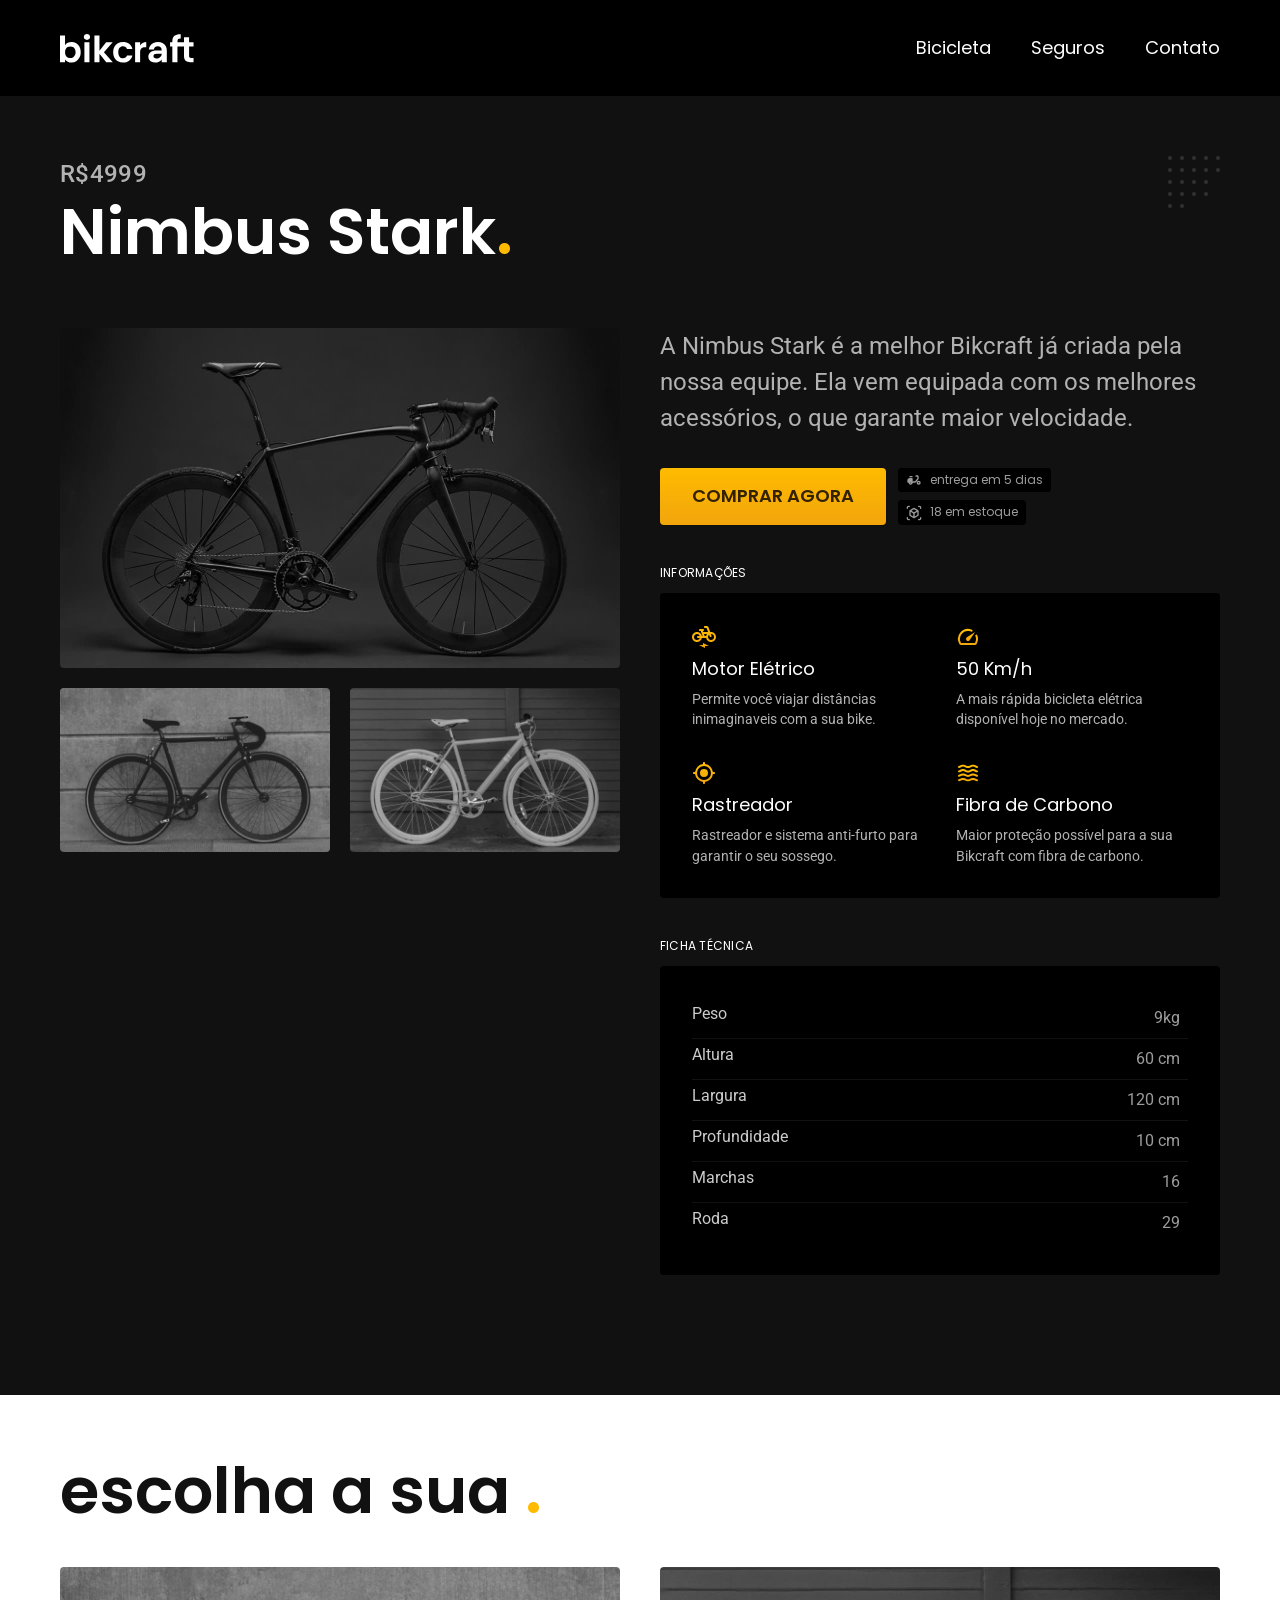
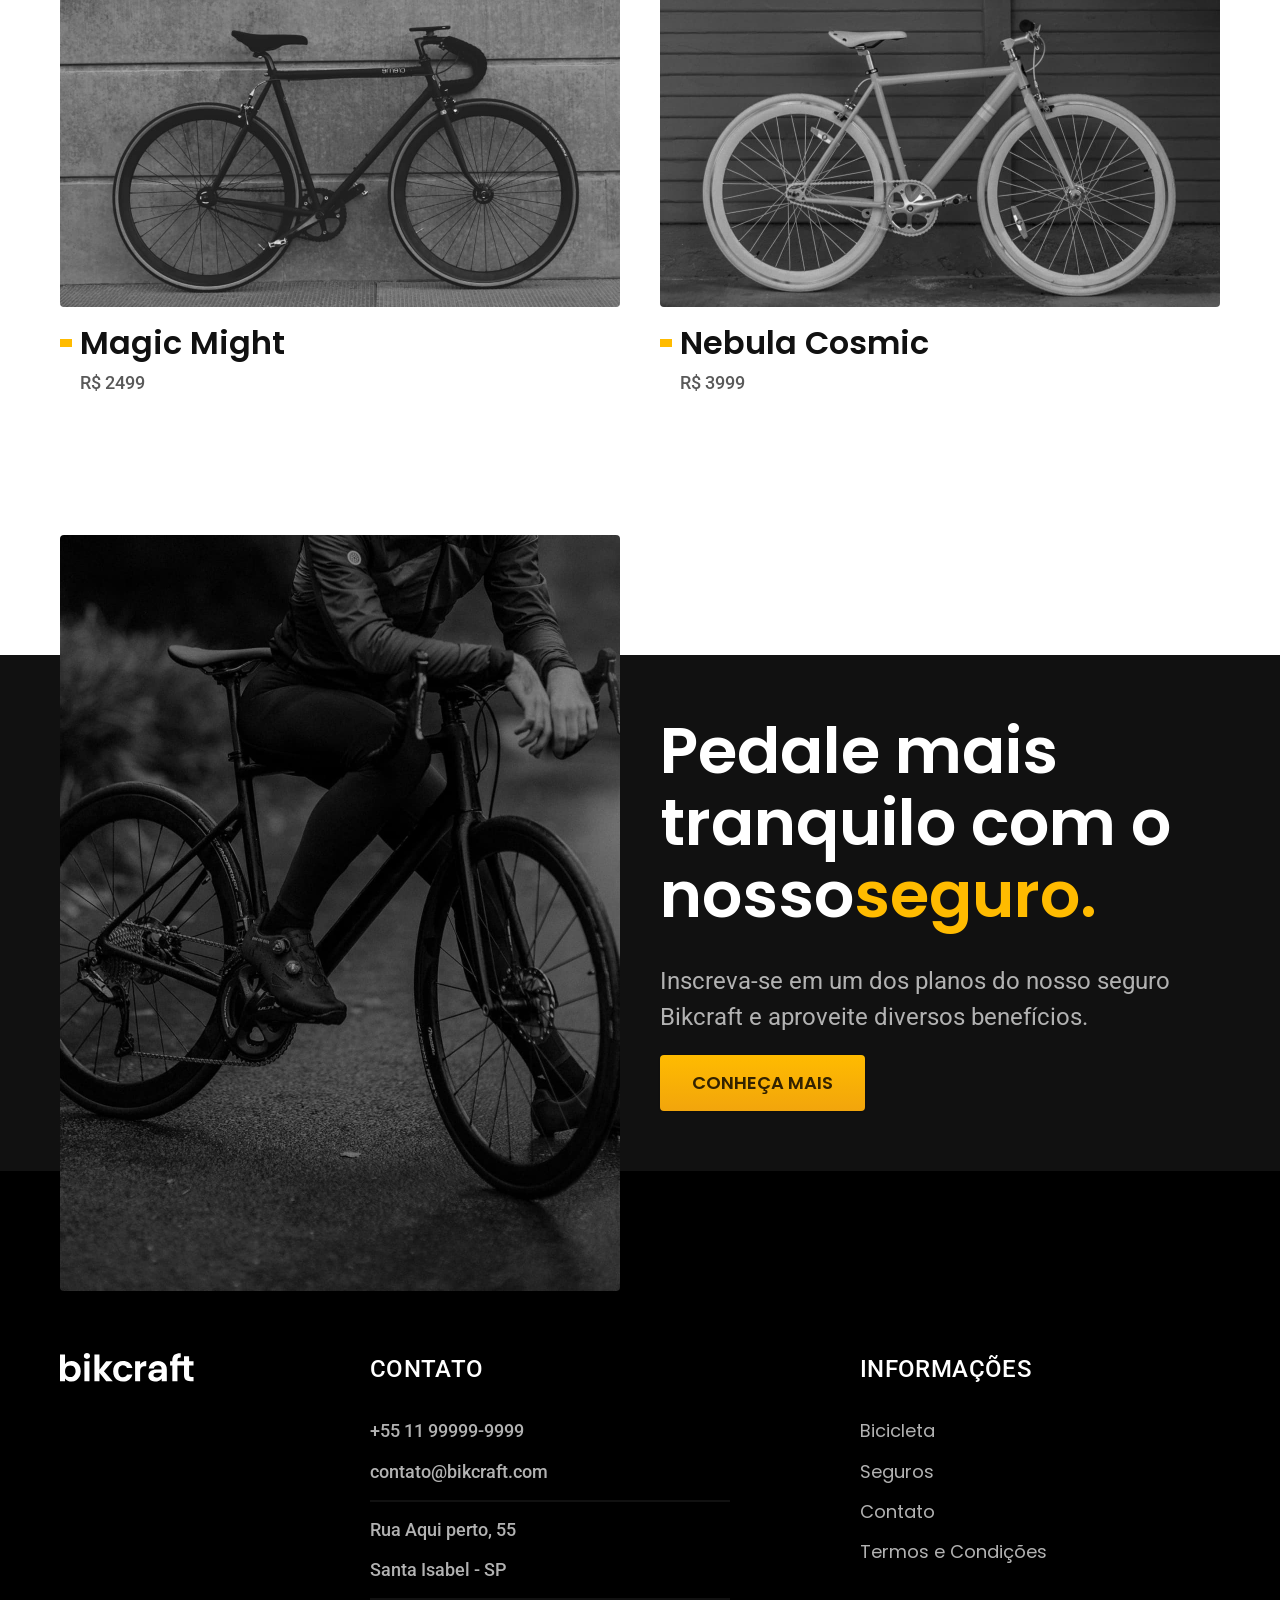
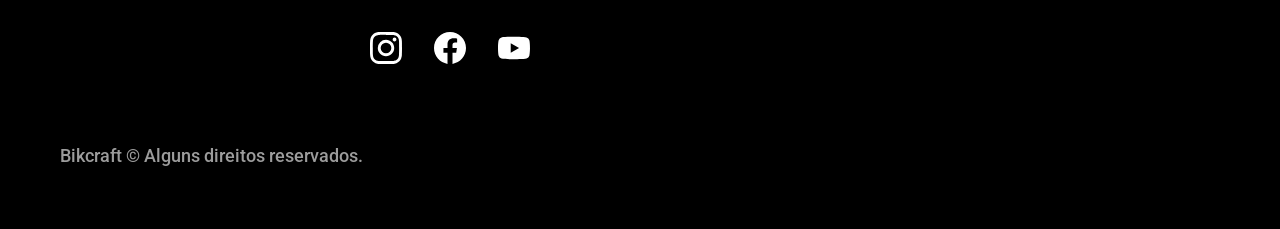
<file: bicicletas/nimbus.html>
<!DOCTYPE html>
<html lang="pt-br">

<head>
  <meta charset="UTF-8">
  <meta name="viewport" content="width=device-width, initial-scale=1.0">

  <title>Nimbus | Bikcraft</title>
  <meta name="description" content="Termos e Condições">

  <link rel="icon" href="../favicon.svg" type="image/svg+xml">
  <link rel="stylesheet" href="../css/style.min.css">

  <link rel="preconnect" href="https://fonts.googleapis.com">
  <link rel="preconnect" href="https://fonts.gstatic.com" crossorigin>
  <link href="https://fonts.googleapis.com/css2?family=Merriweather&family=Poppins:wght@100;400;600&family=Roboto:wght@100;400;500&display=swap" rel="stylesheet">
  <script>document.documentElement.classList.add('js')</script>
</head>

<body id="bicicleta">

  <header class="header-bg">
    <div class="header container">
      <a href="../">
        <img src="../img/bikcraft.svg" alt="Bikcraft">
      </a>


      <nav aria-label="primaria">
        <ul class="header-menu font-1-m">
          <li><a href="../bicicletas.html">Bicicleta</a></li>
          <li><a href="../seguros.html">Seguros</a></li>
          <li><a href="../contato.html">Contato</a></li>
        </ul>
      </nav>
    </div>
  </header>

  <main class="titulo-bg">
    <div>
      <div class="titulo container">
        <p class="font-2-l-b cor-5">R$4999</p>
        <h1 class="font-1-xxl cor-0">Nimbus Stark<span class="cor-p1">.</span></h1>
      </div>
    </div>

    <div class="bicicleta container">
      <div class="bicicleta-imagens">
        <img src="../img/bicicletas/nimbus.jpg" alt="Bicicleta 1">
        <img src="../img/bicicletas/magic.jpg" alt="Bicicleta 2">
        <img src="../img/bicicletas/nebula.jpg" alt="Bicicleta 3">
      </div>

      <div class="bicicleta-conteudo">
        <p class="font-2-l cor-5">A Nimbus Stark é a melhor Bikcraft já criada pela nossa equipe. Ela vem equipada com os melhores acessórios, o que garante maior velocidade.</p>
        <div class="bicicleta-comprar">
          <a class="botao" href="../orcamento.html?tipo=bikcraft&produto=nimbus">Comprar Agora</a>
          <span class="font-1-xs cor-6"><img src="../img/icones/entrega.svg" alt="">entrega em 5 dias</span>
          <span class="font-1-xs cor-6"><img src="../img/icones/estoque.svg" alt="">18 em estoque</span>
        </div>

        <h2 class="font-1-xs cor-0">Informações</h2>

        <ul class="bicicleta-informacoes">
          <li>
            <img src="../img/icones/eletrica.svg" alt="">
            <h3 class="font-1-m cor-0">Motor Elétrico</h3>
            <p class="font-2-xs cor-5">Permite você viajar distâncias inimaginaveis com a sua bike.</p>
          </li>
          <li>
            <img src="../img/icones/velocidade.svg" alt="">
            <h3 class="font-1-m cor-0">50 Km/h</h3>
            <p class="font-2-xs cor-5">A mais rápida bicicleta elétrica disponível hoje no mercado.</p>
          </li>
          <li>
            <img src="../img/icones/rastreador.svg" alt="">
            <h3 class="font-1-m cor-0">Rastreador</h3>
            <p class="font-2-xs cor-5">Rastreador e sistema anti-furto para garantir o seu sossego.</p>
          </li>
          <li>
            <img src="../img/icones/carbono.svg" alt="">
            <h3 class="font-1-m cor-0">Fibra de Carbono</h3>
            <p class="font-2-xs cor-5">Maior proteção possível para a sua Bikcraft com fibra de carbono.</p>
          </li>
        </ul>
        <h2 class="font-1-xs cor-0">Ficha Técnica</h2>
        <ul class="bicicleta-ficha font-2-s cor-4">
          <li>Peso <span>9kg</span></li>
          <li>Altura <span>60 cm</span></li>
          <li>Largura <span>120 cm</span></li>
          <li>Profundidade <span>10 cm</span></li>
          <li>Marchas <span>16</span></li>
          <li>Roda <span>29</span></li>
        </ul>

      </div>
    </div>

  </main>

  <article class="container bicicletas-lista">
    <h2 class="font-1-xxl">escolha a sua <span class="cor-p1">.</span></h2>
    <ul>
      <li>
        <a href="./magic.html">
          <img src="../img/bicicletas/magic.jpg" alt="Bicicleta preta">
          <h3 class="font-1-xl">Magic Might</h3>
          <span class="font-2-m cor-8">R$ 2499</span>
        </a>
      </li>
      <li>
        <a href="./nebula.html">
          <img src="../img/bicicletas/nebula.jpg" alt="Bicicleta preta">
          <h3 class="font-1-xl">Nebula Cosmic</h3>
          <span class="font-2-m cor-8">R$ 3999</span>
        </a>
      </li>
    </ul>
  </article>

  <article class="seguro-bg">
    <div class="seguro container">
      <div class="seguro-imagem">
        <img src="../img/fotos/seguros.jpg" alt="Pessoa parada em cima de uma bicicleta.">
      </div>
      <div class="seguro-conteudo">
        <h2 class="font-1-xxl cor-0">Pedale mais tranquilo com o nosso<span class="cor-p1">seguro.</span></h2>
        <p class="font-2-l cor-5">Inscreva-se em um dos planos do nosso seguro Bikcraft e aproveite diversos benefícios.
        </p>
        <a class="botao" href="../seguros.html">Conheça mais</a>
      </div>
    </div>
  </article>

  <footer class="footer-bg">
    <div class="footer container">
      <img src="../img/bikcraft.svg" alt="Bikcraft">
      <div class="footer-contato">
        <h3 class="font-2-l-b cor-0">Contato</h3>
        <ul class="font-2-m cor-5">
          <li><a href="tel:+5511999999999">+55 11 99999-9999</a></li>
          <li><a href="mailto:contato@bikcraft.com">contato@bikcraft.com</a></li>
          <li>Rua Aqui perto, 55</li>
          <li>Santa Isabel - SP</li>
        </ul>
        <div class="footer-redes">
          <a href="../">
            <img src="../img/redes/instagram.svg" alt="Instagram">
          </a>
          <a href="../">
            <img src="../img/redes/facebook.svg" alt="Facebook">
          </a>
          <a href="../">
            <img src="../img/redes/youtube.svg" alt="Youtube">
          </a>
        </div>
      </div>
      <div class="foote-informacoes">
        <h3 class="font-2-l-b cor-0">Informações</h3>
        <nav>
          <ul class="font-1-m cor-5">
            <li><a href="../bicicletas.html">Bicicleta</a></li>
            <li><a href="../seguros.html">Seguros</a></li>
            <li><a href="../contato.html">Contato</a></li>
            <li><a href="../termos.html">Termos e Condições</a></li>
          </ul>
        </nav>
      </div>
      <p class="footer-copy font-2-m cor-6">Bikcraft © Alguns direitos reservados.</p>
    </div>
  </footer>
  <script src="../js/script.js"></script>
</body>

</html>
</file>
<file: css/style.min.css>
body{margin:0;font-family:Arial,Helvetica,sans-serif;color:#111}blockquote,dd,h1,h2,h3,h4,p,ul{margin:0}ul{padding:0;list-style:none}a{text-decoration:none;color:inherit}img{max-width:100%;display:block;height:auto}[src$=".jpg"]{border-radius:4px}.font-1-xs{font:400 0.75rem/1.35 Poppins,sans-serif}.font-2-xs{font:400 0.875rem/1.43 Roboto,sans-serif}.font-1-s{font:400 1rem/1.5 Poppins,sans-serif}.font-2-s{font:400 1rem/1.5 Roboto,sans-serif}.font-1-m,.font-1-m-b{font:400 1.125rem/1.35 Poppins,sans-serif}.font-1-m-b{font-weight:600}.font-2-m{font:500 1.125rem/1.35 Roboto,sans-serif}.font-1-l{font:400 1.5rem/1.5 Poppins,sans-serif}.font-2-l,.font-2-l-b{font:400 1.5rem/1.5 Roboto,sans-serif}.font-2-l-b{font-weight:500;letter-spacing:.015em;text-transform:uppercase}.font-1-xl{font:600 2rem/1.25 Poppins,sans-serif}.font-2-xl{font:500 2rem/1.25 Roboto,sans-serif}.font-1-xxl{font:600 4rem/1.125 Poppins,sans-serif}@media (max-width:1200px){.font-1-xxl{font-size:3rem}.font-2-l,.font-2-l-b{font-size:1.125rem}}@media (max-width:800px){.font-1-xxl{font-size:2rem}.font-1-xl,.font-2-xl{font-size:1.5rem}}:root{--cor-0:#ffffff;--cor-1:#f7f7f7;--cor-2:#ededed;--cor-3:#dedede;--cor-4:#cccccc;--cor-5:#b2b2b2;--cor-6:#9c9c9c;--cor-7:#717171;--cor-8:#595959;--cor-9:#404040;--cor-10:#2e2e2e;--cor-11:#111111;--cor-12:#000000;--cor-p1:#ffbb00;--cor-p2:#e4a30b;--cor-p3:#a66f00;--cor-p4:#664400;--cor-p5:#332200}.cor-0{color:var(--cor-0)}.cor-1{color:var(--cor-1)}.cor-2{color:var(--cor-2)}.cor-3{color:var(--cor-3)}.cor-4{color:var(--cor-4)}.cor-5{color:var(--cor-5)}.cor-6{color:var(--cor-6)}.cor-7{color:var(--cor-7)}.cor-8{color:var(--cor-8)}.cor-9{color:var(--cor-9)}.cor-10{color:var(--cor-10)}.cor-11{color:var(--cor-11)}.cor-12{color:var(--cor-12)}.cor-p1{color:var(--cor-p1)}.cor-p2{color:var(--cor-p2)}.cor-p3{color:var(--cor-p3)}.cor-p4{color:var(--cor-p4)}.cor-p5{color:var(--cor-p5)}.js .fadeInDown{transform:translate3d(0,-20px,0)}.js .fadeInUp{transform:translate3d(0,20px,0)}.js .fadeInRight{transform:translate3d(20px,0,0)}.js .fadeInLeft{transform:translate3d(-20px,0,0)}.js [data-anime]{opacity:0}.js .anime{opacity:1;transform:none;transition:transform .8s,opacity .8s}.header-bg{background-color:var(--cor-12)}.header{display:flex;flex-wrap:wrap;gap:20px;justify-content:space-between;align-items:center;padding-top:20px;padding-bottom:20px}.header-menu{display:flex;flex-wrap:wrap;gap:40px}.header-menu a{display:inline-block;padding:16px 0;position:relative;color:var(--cor-0)}.header-menu a::after{content:"";display:block;height:2px;width:0;background:var(--cor-0);margin-top:4px;transition:.3s;position:absolute}.header-menu a.ativo::after,.header-menu a:hover:after{width:100%}@media (max-width:800px){.header-menu{gap:20px}.header-menu a{background:var(--cor-11);padding:12px 16px;border-radius:4px}.header-menu a:hover{background-color:var(--cor-10)}.header-menu a::after{display:none}}@media (max-width:600px){.header-menu{gap:12px}.header-menu a{font-size:14px}}.footer-bg{background-color:var(--cor-12)}.footer{display:grid;grid-template-columns:3fr 5fr 4fr;gap:40px;padding-top:60px;padding-bottom:60px}.footer h3{margin-bottom:32px}.footer-contato ul{margin-bottom:32px}.footer-contato li:nth-child(2n)::after{content:"";display:block;max-width:360px;height:2px;background:var(--cor-11);margin-top:16px}.footer li{margin-bottom:16px}.footer-redes{display:flex;gap:32px}.footer a:hover{color:var(--cor-0)}.footer-copy{grid-column:1/-1;margin-top:40px}@media (max-width:800px){.footer>img{display:none}.footer{grid-template-columns:1fr 1fr}}@media (max-width:600px){.footer{grid-template-columns:1fr;gap:60px}.footer-copy{margin-top:0}}.container{box-sizing:border-box;max-width:1200px;padding-left:20px;padding-right:20px;margin-left:auto;margin-right:auto}.botao{display:inline-block;padding:16px 32px;background:linear-gradient(#fb0,#f2a50c);border-radius:4px;box-shadow:0 1px 2px rgba(0,0,0,.1);text-transform:uppercase;color:var(--cor-p5);font:600 1.125rem/1.35 Poppins,sans-serif;max-width:max-content;border:none;cursor:pointer}.botao.secundario{background:var(--cor-10);color:var(--cor-2)}.botao.secundario:hover{background:var(--cor-9)}.botao.seta{align-items:center}.botao.seta::after{content:"";display:inline-block;width:18px;height:12px;margin-left:12px;background:url(../img/icones/seta.svg);transition:transform .2s}.botao.seta:hover::after{transform:translateX(4px)}.botao:hover{background:linear-gradient(#ffb60d,#e59317)}@media (max-width:600px){.introducao .botao{padding:12px 16px;font-size:1px}}.link{display:inline-block;color:var(--cor-p1);font:500 1.5rem/1.5 Poppins,sans-serif;text-transform:uppercase}.link::after{content:"";display:block;height:4px;width:100%px;background-color:currentColor}.link:hover{color:var(--cor-0)}.titulo-bg{padding-top:60px;padding-bottom:60px;background-color:var(--cor-11)}.titulo{background:url("../img/dec/bottom-right.svg") no-repeat top right 20px}.titulo p{margin-bottom:4px}@media (max-width:800px){.titulo-bg{padding-top:40px;padding-bottom:40px}.titulo p{font-size:1rem;text-transform:lowercase;font-weight:400}}.form{display:grid;grid-template-columns:1fr 1fr;gap:20px}.form label{display:block;font:400 1rem/1.5 Poppins,sans-serif;margin-bottom:4px}.form .col-2{grid-column:span 2}.form input[type=email],.form input[type=text],.form textarea{font:400 1rem/1.5 Roboto,sans-serif;background:var(--cor-1);border:1px solid var(--cor-2);padding:12px;border-radius:4px;width:100%;box-sizing:border-box}.form input[type=email]:focus,.form input[type=text]:focus,.form textarea:focus{outline:0;background:var(--cor-0);border-color:var(--cor-p1);box-shadow:0 0 0 2px #fea}@media (max-width:600px){.form{grid-template-columns:1fr}.form .col-2{grid-column:1}}.introducao-bg{background:var(--cor-12) url(../img/dec/bottom-left.svg) no-repeat bottom 160px left 20px;box-shadow:inset 0 -120px var(--cor-0)}.introducao{display:grid;grid-template-columns:1fr 1fr;gap:0 40px;box-sizing:border-box;max-width:1200px;padding-left:20px;padding-right:20px;margin-left:auto;margin-right:auto}.introducao img{width:100%;height:100%;object-fit:cover;border-radius:4px}.introducao-conteudo{align-self:end;padding-bottom:200px}.introducao h1{margin-bottom:32px}.introducao p{margin-bottom:20px}@media (max-width:800px){.introducao-bg{background-color:var(--cor-11);padding-top:40px;box-shadow:inset 0 -60px var(--cor-0)}.introducao{grid-template-columns:1fr;gap:32px}.introducao-conteudo{padding-bottom:0}.introducao h1{font-size:32px;margin-bottom:16px}.introducao img{height:300px;width:100%}}.tecnologia-bg{background-color:var(--cor-11);box-shadow:inset 0 80px var(--cor-0),inset 0 -80px var(--cor-0)}.tecnologia{display:grid;grid-template-columns:1fr 1fr;gap:40px}.tecnologia-imagem img{width:100%;height:100%;object-fit:cover;object-position:left}.tecnologia-conteudo{padding-top:160px;padding-bottom:160px}.tecnologia-conteudo>span{display:block;margin-bottom:20px}.tecnologia-conteudo>h2{margin-bottom:32px}.tecnologia-conteudo>p{margin-bottom:20px}.tecnologia a{margin-bottom:80px}.tecnologia-vantagens{display:flex;gap:40px}.tecnologia-vantagens h3{margin-bottom:8px;width:max-content}.tecnologia-vantagens img{width:24px;margin-bottom:8px}@media (max-width:800px){.tecnologia-bg{box-shadow:initial}.tecnologia{grid-template-columns:1fr}.tecnologia-conteudo{padding-top:60px;padding-bottom:60px}.tecnologia-imagem{display:none}.tecnologia a{margin-bottom:60px}}@media (max-width:600px){.tecnologia-vantagens{flex-direction:column}}.parceiros{padding-top:60px;padding-bottom:120px}.parceiros h2{margin-bottom:60px}.parceiros ul{padding:0 20px;max-width:1400px;margin:0 auto;display:grid;grid-template-columns:repeat(4,1fr)}.parceiros li{display:flex;padding:32px;border-left:2px solid var(--cor-2)}.parceiros img{margin:auto}.parceiros li:first-child,.parceiros li:nth-child(5){border-left:none}.parceiros li:nth-child(n+5){border-top:2px solid var(--cor-2)}@media (max-width:800px){.parceiros{padding-bottom:60px}.parceiros li{display:flex;padding:20px}.parceiros h2{margin-bottom:20px}.parceiros ul{grid-template-columns:repeat(2,1fr)}.parceiros li:nth-child(n+3){border-top:2px solid var(--cor-2)}.parceiros li:nth-child(odd){border-left:none}}.depoimento{display:grid;grid-template-columns:1fr 1fr;background-color:var(--cor-p1);overflow:hidden}.depoimento img{width:100%;height:100%;object-fit:cover;border-radius:0}.depoimento-conteudo{padding:40px 40px 80px 80px;align-self:end;background:url(../img/dec/bottom-right-p.svg) no-repeat bottom 40px right 40px}.depoimento-conteudo p{max-width:32ch;font-family:Merrieweather,serif;font-style:italic;font-weight:900;margin-bottom:32px;position:relative}.depoimento p::after,.depoimento p::before{font-size:5rem;color:var(--cor-p2);position:absolute}.depoimento p::before{content:"“";left:-50px;top:-20px}.depoimento p::after{content:"”"}@media (min-width:1200px){.depoimento img{max-height:520px}}@media (max-width:800px){.depoimento{grid-template-columns:1fr;text-align:center}.depoimento img{height:200px}.depoimento-conteudo{padding:40px 20px;margin:auto}}.bicicletas-lista{padding-top:60px;padding-bottom:120px}.bicicletas-lista h2{margin-bottom:40px}.bicicletas-lista ul{display:flex;gap:40px;padding:0 20px 20px 20px;max-width:1400px;margin-left:auto;margin-right:auto;overflow-x:auto}#bicicleta .bicicletas-lista ul{padding:0 0 20px 0}.bicicletas-lista li{display:flex;min-width:280px}.bicicletas-lista a{display:block}.bicicletas-lista img{margin-bottom:16px}.bicicletas-lista h3{margin-bottom:8px;display:flex;align-items:center}.bicicletas-lista h3::before{content:"";display:inline-block;height:8px;width:12px;margin-right:8px;background-color:var(--cor-p1);transition:width .2s}.bicicletas-lista a:hover h3::before{width:24px}.bicicletas-lista li span{padding-left:20px}@media (max-width:800px){.bicicletas-lista{padding-bottom:60px}.bicicletas-lista ul{gap:20px}}.bicicletas-bg{background:linear-gradient(to right,var(--cor-0) 30%,var(--cor-11) 0)}.bicicletas{display:grid;grid-template-columns:1fr 1fr;gap:40px;padding-top:60px;padding-bottom:60px;background:url("../img/dec/bottom-right.svg") no-repeat top 40px right 20px}.bicicletas-imagem{display:grid}.bicicletas-imagem img{grid-area:1/1}.bicicletas-imagem span{grid-area:1/1;place-self:start end;margin-top:20px;background:var(--cor-12);display:inline-block;padding:8px 16px 8px 8px;border-radius:4px 0 0 4px}.bicicletas-conteudo{display:grid;grid-template-columns:1fr auto;align-content:start}.bicicletas h2,.bicicletas p{grid-column:1/-1}.bicicletas h2{margin-bottom:20px}.bicicletas h2::before{content:"";display:block;width:12px;height:8px;background-color:var(--cor-p1);margin-bottom:8px}.bicicletas p{margin-bottom:32px}.bicicletas a{place-self:end}.bicicletas li{display:flex;align-items:center}.bicicletas ul{display:grid;gap:16px}.bicicletas-conteudo img{width:24px;margin-right:8px}@media (max-width:800px){.bicicletas-bg{background:var(--cor-11)}.bicicletas{grid-template-columns:1fr;gap:20px;padding-top:40px;padding-bottom:40px}}@media (max-width:600px){.bicicletas-conteudo{grid-template-columns:1fr}.bicicletas ul{font-size:1rem;grid-template-columns:1fr 1fr;margin-bottom:32px}.bicicletas a{place-self:start}}.bicicleta{display:grid;grid-template-columns:1fr 1fr;align-items:start;padding-top:60px;padding-bottom:60px;gap:40px}#bicicleta .titulo p{text-transform:uppercase}.bicicleta-imagens{display:flex;flex-wrap:wrap;gap:20px}.bicicleta-imagens img{flex:1;min-width:200px}.bicicleta-imagens img:first-child{min-width:100%}.bicicleta-conteudo>p{margin-bottom:32px}.bicicleta-comprar{display:grid;grid-template-columns:max-content auto;align-items:center;justify-items:start;gap:8px 12px;margin-bottom:40px}.bicicleta-comprar a{grid-row:span 2}.bicicleta-conteudo span{display:flex;align-items:center;background-color:var(--cor-12);gap:8px;padding:4px 8px;border-radius:4px}.bicicleta-conteudo h2{text-transform:uppercase;letter-spacing:.015rem;margin-bottom:12px}.bicicleta-ficha,.bicicleta-informacoes{padding:32px;background-color:var(--cor-12);border-radius:4px}.bicicleta-informacoes{margin-bottom:40px;display:grid;grid-template-columns:1fr 1fr;gap:32px}.bicicleta-informacoes img{width:24px;margin-bottom:8px}.bicicleta-informacoes h3{margin-bottom:8px}.bicicleta-ficha li{padding:4px 0;display:flex;justify-content:space-between;border-bottom:1px solid var(--cor-11)}.bicicleta-ficha li:last-child{border-bottom:none}.bicicleta-ficha span{color:var(--cor-6)}@media (max-width:800px){.bicicleta{grid-template-columns:1fr;padding-top:40px;padding-bottom:40px}.bicicleta-imagens{grid-row:2}}@media (max-width:400px){.bicicleta-informacoes{grid-template-columns:1fr}.bicicleta-comprar{grid-template-columns:1fr}}.seguro-bg{background-color:var(--cor-11);box-shadow:inset 0 120px var(--cor-0),inset 0 -120px var(--cor-12)}.seguro{display:grid;grid-template-columns:1fr 1fr;gap:40px}.seguro-imagem img{width:100%;height:100%;object-fit:cover}.seguro-conteudo{padding-top:180px;padding-bottom:180px}.seguro h2{margin-bottom:32px}.seguro p{margin-bottom:20px}@media (max-width:800px){.seguro-bg{box-shadow:inset 0 -60px var(--cor-12)}.seguro{grid-template-columns:1fr}.seguro-conteudo{grid-row:1;padding-top:40px;padding-bottom:0}}.seguros-bg{background:var(--cor-11)}.seguros{padding-top:60px;padding-bottom:60px;display:grid;grid-template-columns:1fr 1fr;gap:40px;align-items:center}#seguros .seguros{padding-top:0}.seguros h2{grid-column:1/-1}.seguros-item{background-color:var(--cor-12);padding:32px 32px 32px 60px;display:grid;grid-template-columns:1fr auto;border-radius:4px}.seguros h3{margin-bottom:40px}.seguros span{grid-column:2;display:block;text-align:right}.seguros-item ul{grid-column:1/-1}.seguros-item li{display:flex;align-items:center;position:relative}.seguros-item li+li{margin-top:20px}.seguros-item li::before{content:"";display:inline-block;width:13px;height:9px;background-image:url(../img/icones/lista.svg);position:absolute;left:-21px}.seguros-item a{grid-column:1/-1}@media (max-width:800px){.seguros{grid-template-columns:1fr}}.vantagens-bg{background-color:var(--cor-11)}.vantagens{padding-top:120px;padding-bottom:120px}.vantagens h2{margin-bottom:60px}.vantagens ul{display:grid;grid-template-columns:repeat(auto-fit,minmax(280px,max-content));gap:40px 80px}.vantagens h3,.vantagens img{margin-bottom:8px}@media (max-width:800px){.vantagens{padding-top:60px;padding-bottom:60px}.vantagens h2{margin-bottom:40px}.vantagens ul{gap:20px}}.perguntas{padding-top:120px;padding-bottom:120px}.perguntas h2{margin-bottom:60px}.perguntas dl>div{padding:20px;border-radius:4px}.perguntas dl>div:nth-child(odd){background:var(--cor-1)}.perguntas button{display:grid;grid-template-columns:auto 1fr auto;align-items:center;gap:8px;cursor:pointer;border:none;background:0 0;width:100%;text-align:left}.perguntas button::before{content:"";display:inline-block;width:12px;height:8px;background-color:var(--cor-p1)}.perguntas button::after{content:"";display:inline-block;width:14px;height:6px;background:url("../img/icones/seta-abrir.svg");transition:.3s}.perguntas button:hover::after,.perguntas button[aria-expanded=true]::after{transform:rotate(180deg)}.js .perguntas dd{display:none}.js .perguntas dd.ativa{display:block}.perguntas dd{padding-left:20px;padding-top:16px;max-width:80ch}@media (max-width:800px){.perguntas{padding-top:60px;padding-bottom:60px}.perguntas h2{margin-bottom:40px}}.termos{padding-top:80px;padding-bottom:80px}.termos h2{font-weight:600;margin-bottom:20px}.termos p+h2{margin-top:40px}.termos p{max-width:75ch;margin-bottom:24px}#contato{background:linear-gradient(var(--cor-11) 600px,var(--cor-1) 0)}.contato{display:grid;grid-template-columns:5fr 7fr}.contato-dados,.contato-formulario{padding:60px;box-shadow:0 1px 2px rgba(0,0,0,.1);margin-bottom:20px}.contato-dados{border-radius:5px 0 0 5px;background:var(--cor-12) url("../img/dec/bottom-left.svg") no-repeat bottom 20px left 20px}.contato-formulario{border-radius:0 5px 5px 0;background:var(--cor-0) url("../img/dec/bottom-right.svg") no-repeat bottom 20px right 20px}.contato-dados h2{margin-bottom:60px}.contato-endereco{margin-bottom:32px;padding-left:28px;background:url(../img/icones/local.svg) no-repeat 0 2px}.contato p{margin-bottom:8px}.contato-meios a{display:block;max-width:max-content;margin-bottom:8px;padding-left:28px}.contato-meios a:hover{color:var(--cor-0)}.contato-meios a:first-child{background:url("../img/icones/email.svg") no-repeat 0 2px}.contato-meios a:nth-child(2){margin-bottom:32px}.contato-meios a:nth-child(3){background:url("../img/icones/telefone.svg") no-repeat 0 2px;margin-bottom:60px}.contato-redes{display:flex;gap:32px;padding-left:28px}@media (max-width:800px){.contato{grid-template-columns:1fr}.contato-dados,.contato-formulario{padding:20px}.contato-dados{border-radius:5px 5px 0 0;background:var(--cor-12)}.contato-formulario{border-radius:0 0 5px 5px}.contato-dados h2,.contato-meios a:nth-child(3){margin-bottom:32px}.contato-redes{margin-bottom:12px}}.lojas{display:grid;grid-template-columns:1fr 1fr;gap:0 40px;padding-top:120px;padding-bottom:120px}.lojas h2{grid-column:1/-1;margin-bottom:32px}.lojas img{border-radius:4px 4px 0 0}.lojas-item{border-radius:4px;background:var(--cor-0);box-shadow:0 1px 2px rgba(0,0,0,.1)}.lojas-conteudo{display:grid;grid-template-columns:1fr 1fr;gap:32px 16px;padding:32px}.lojas-conteudo h3,.lojas-tempo{grid-column:1/-1}.lojas-dados{display:grid;gap:8px;border-left:2px solid var(--cor-2);padding-left:12px}.lojas-tempo{display:flex;align-items:center;gap:8px}@media (max-width:800px){.lojas{gap:20px;padding-top:60px;padding-bottom:60px}.lojas h2{margin-bottom:32px}.lojas-conteudo{grid-template-columns:1fr}}@media (max-width:600px){.lojas{grid-template-columns:1fr}}#orcamento{background:linear-gradient(var(--cor-11) 600px,var(--cor-1) 0)}.orcamento{display:grid;grid-template-columns:5fr 7fr;padding-bottom:120px}.orcamento h2{text-transform:uppercase;position:relative;display:flex;align-items:center}.orcamento h2::before{content:"";display:inline-block;width:4px;height:8px;background-color:var(--cor-p1);position:absolute;left:-12px}.orcamento-dados,.orcamento-produto{padding:60px;box-shadow:0 1px 2px rgba(0,0,0,.1)}.orcamento-produto{border-radius:5px 0 0 5px;background:var(--cor-12) url("../img/dec/bottom-left.svg") no-repeat bottom 20px left 20px;display:grid;grid-template-columns:1fr 1fr;gap:20px;align-content:start}.orcamento-produto>*{grid-column:1/-1}.orcamento-produto>label{grid-column:initial}.orcamento-produto label{font:400 1rem/1.5 Poppins,sans-serif;color:var(--cor-4);background-color:var(--cor-10);padding:12px 16px;border-radius:4px;cursor:pointer;display:grid;grid-template-columns:auto 1fr auto;align-items:center;border:1px solid var(--cor-10)}.orcamento-produto input:checked+label{background:var(--cor-0);color:var(--cor-11)}.orcamento-produto label::before{content:"";display:inline-block;box-sizing:border-box;width:12px;height:12px;border:1px solid var(--cor-6);border-radius:50%;margin-right:8px}.orcamento-produto input:checked+label::before{border-color:var(--cor-7);box-shadow:inset 0 0 0 3px var(--cor-0),inset 0 0 0 6px var(--cor-7)}.orcamento-produto label:hover{background-color:var(--cor-9);border-color:var(--cor-9)}.orcamento-produto input:focus+label{box-shadow:0 0 0 2px var(--cor-p1);border-color:var(--cor-12)}.orcamento-produto label span{display:none}.orcamento-produto input:checked+label span{display:inline-block}.orcamento-produto input{opacity:0;position:absolute;pointer-events:none}.orcamento-dados{border-radius:0 5px 5px 0;background:var(--cor-0) url("../img/dec/bottom-right.svg") no-repeat bottom 20px right 20px}.orcamento-conteudo{display:none}.orcamento-conteudo h2,.orcamento-dados h2:nth-of-type(n+2){margin-top:20px}#bikcraft:checked~#orcamento-bikcraft,#seguro:checked~#orcamento-seguro{display:grid;gap:20px}.orcamento-detalhes{display:none;background:var(--cor-0);padding:20px;grid-template-columns:1fr 1fr;border-radius:4px;align-items:center}.orcamento-detalhes li{display:flex;align-items:center;margin-bottom:8px}.orcamento-detalhes li img{width:16px;margin-right:8px}.orcamento-produto input:checked+label+.orcamento-detalhes{display:grid}@media (max-width:1200px){.orcamento-dados,.orcamento-produto{padding:32px}}@media (max-width:800px){.orcamento{grid-template-columns:1fr}.orcamento-produto{border-radius:5px 5px 0 0;background:var(--cor-12)}.orcamento-dados{border-radius:0 0 5px 5px}}@media (max-width:600px){.orcamento-produto{grid-template-columns:1fr}}
</file>
